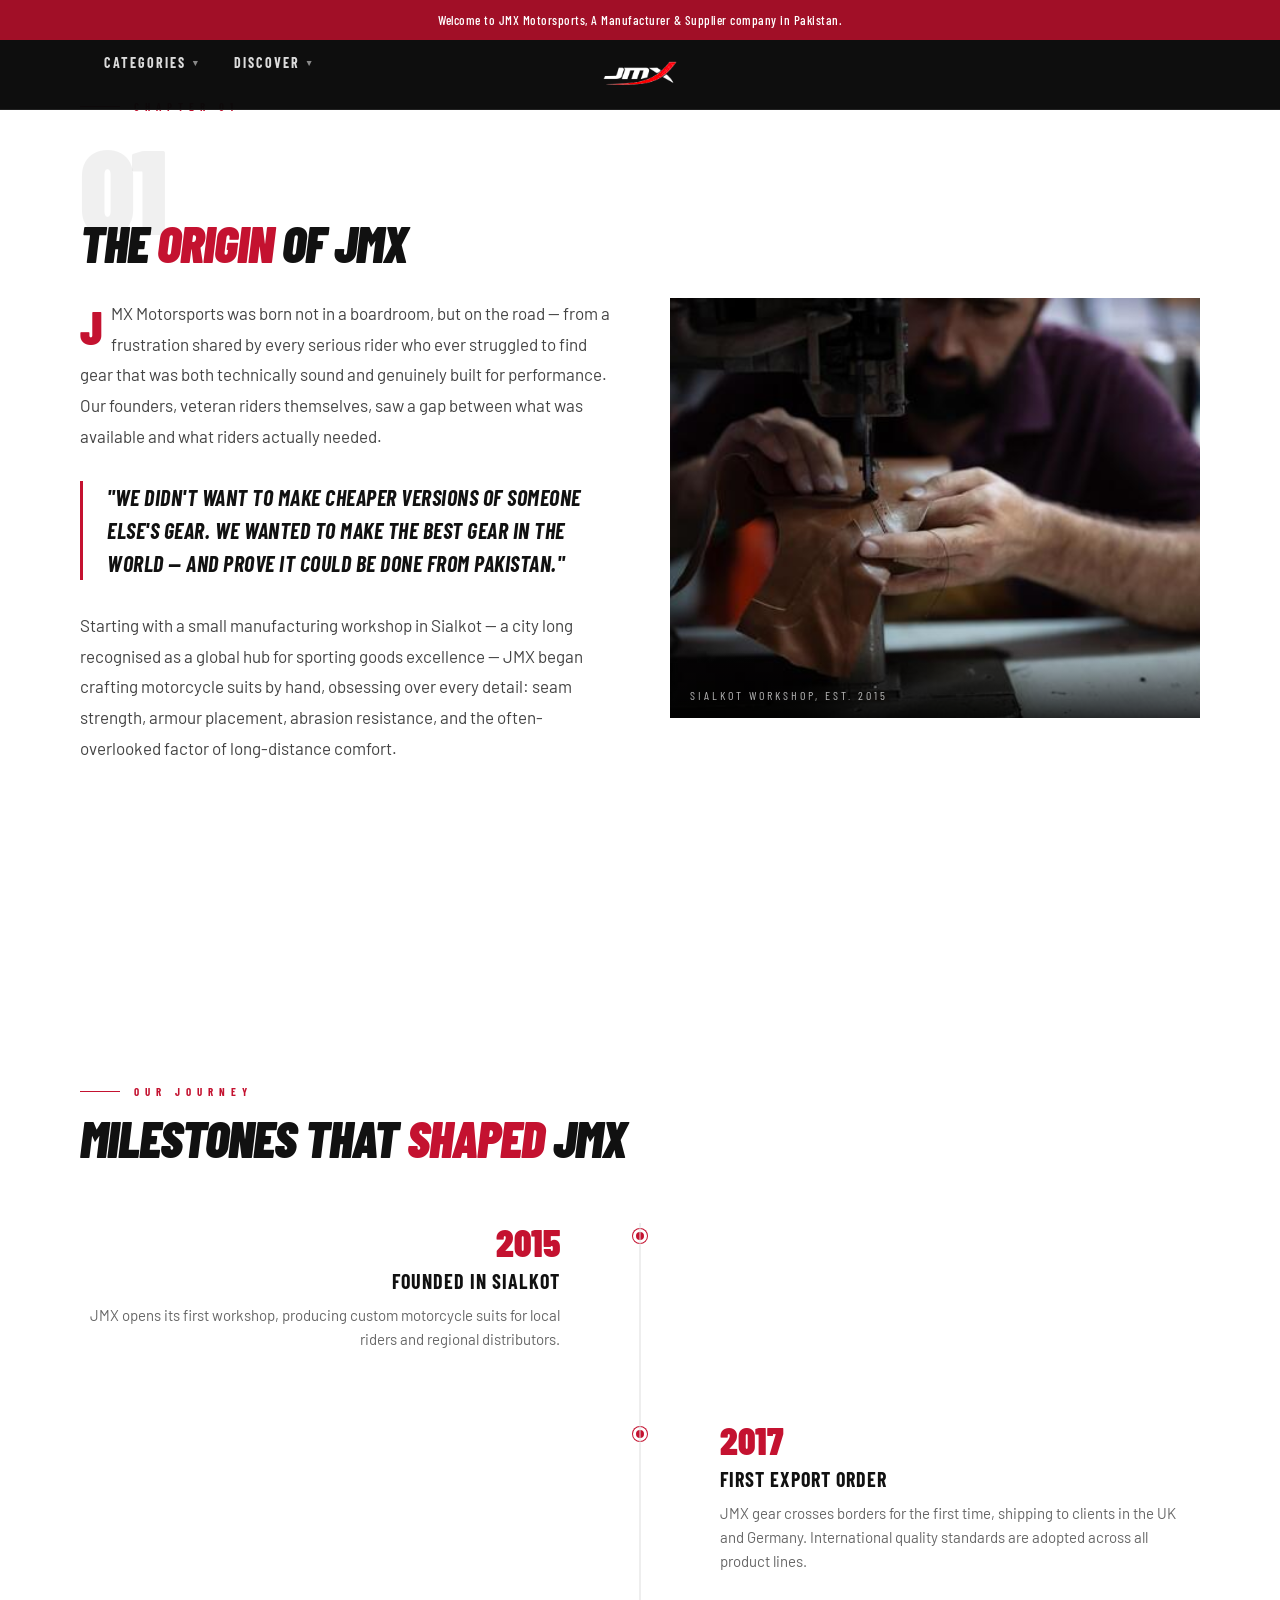
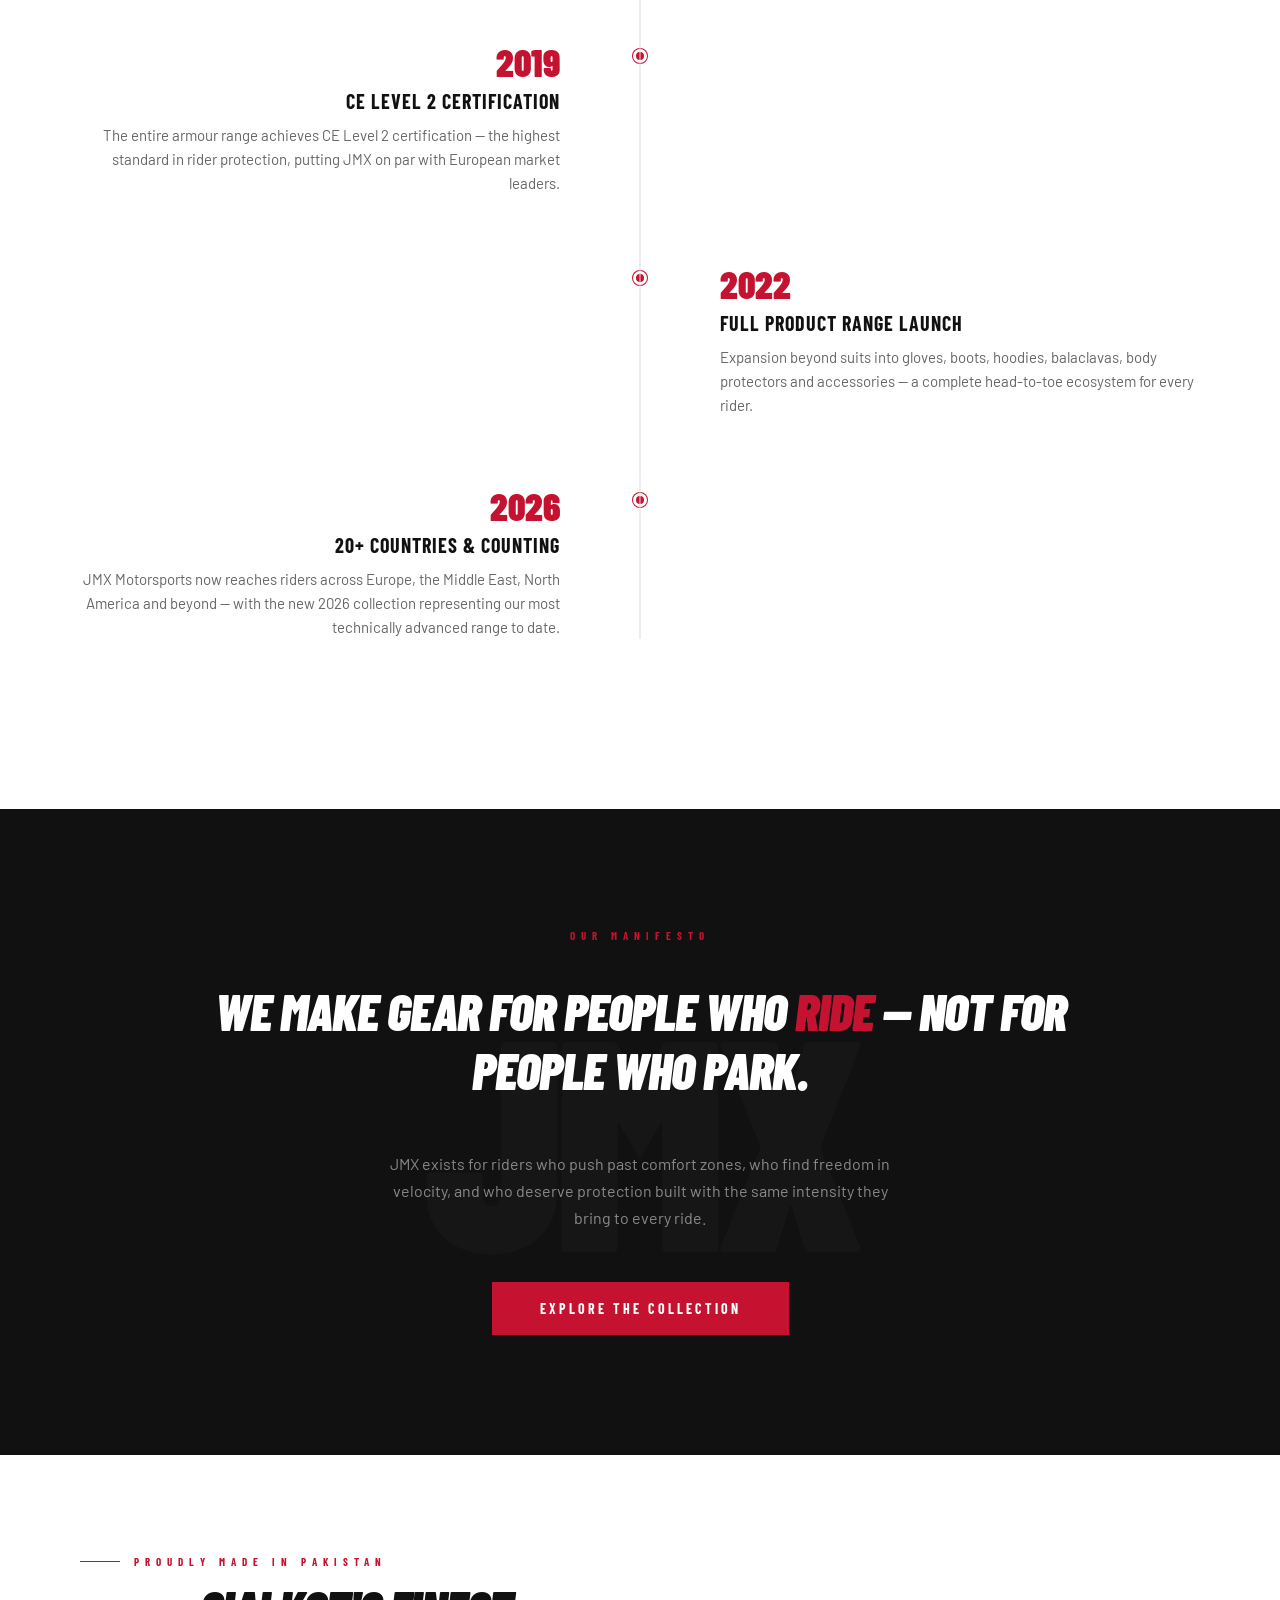
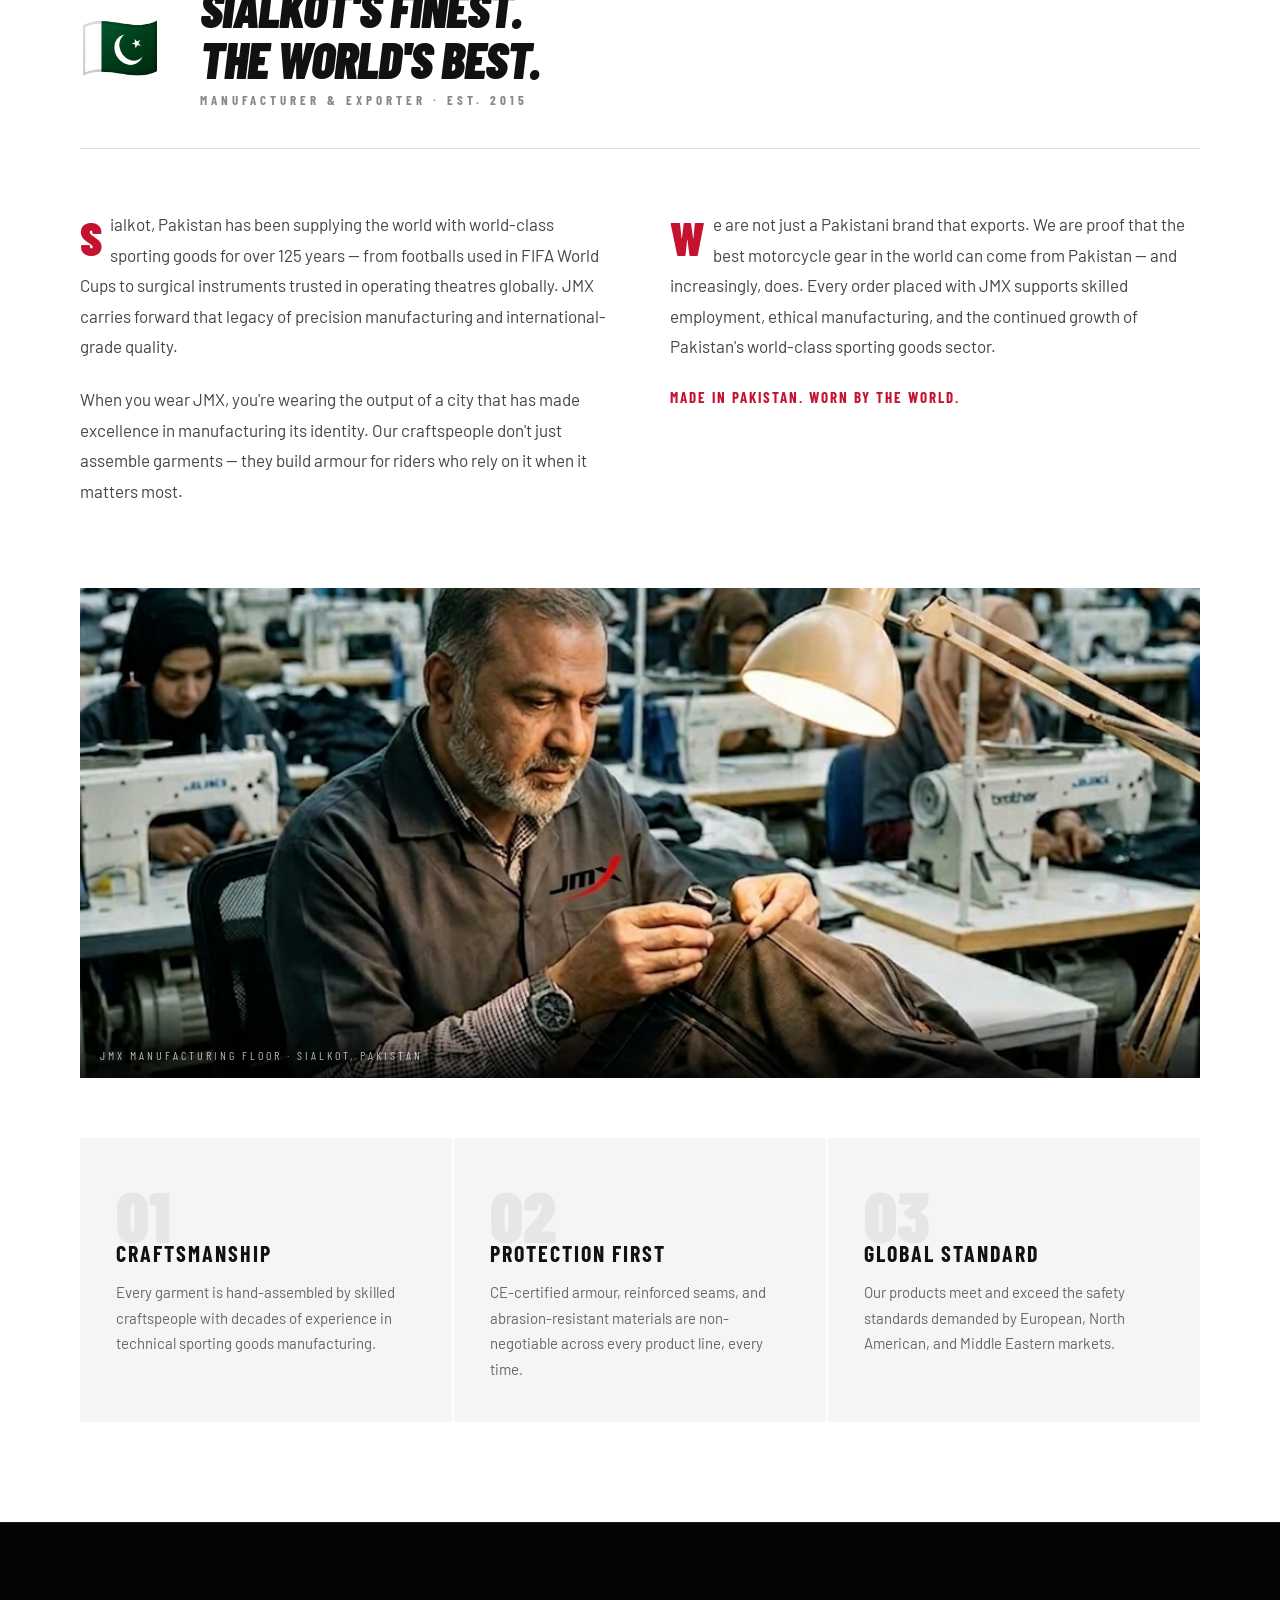
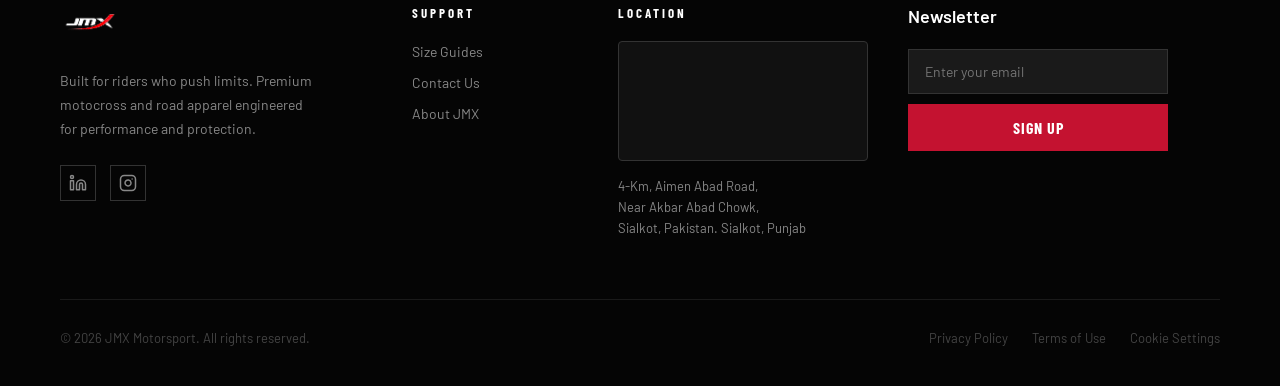
<file: frontend/aboutus.html>
<!DOCTYPE html>
<html lang="en">

<head>
  <meta charset="UTF-8">
  <meta name="viewport" content="width=device-width, initial-scale=1.0">
  <title>JMX | Discover</title>
  <link rel="preconnect" href="https://fonts.googleapis.com">
  <link
    href="https://fonts.googleapis.com/css2?family=Barlow+Condensed:ital,wght@0,400;0,700;0,900;1,700;1,900&family=Barlow:wght@400;500;600&display=swap"
    rel="stylesheet">
  <style>
    *,
    *::before,
    *::after {
      box-sizing: border-box;
      margin: 0;
      padding: 0;
    }

    :root {
      --red: #C41230;
      --black: #0a0a0a;
      --white: #ffffff;
      --grey: #1a1a1a;
      --light: #f5f5f5;
      --mid: #888;
      --ink: #111111;
    }

    html {
      scroll-behavior: smooth;
    }

    body {
      font-family: 'Barlow Condensed', sans-serif;
      background: var(--white);
      color: var(--ink);
      overflow-x: hidden;
    }

    /* ── TOP BAR ── */
    .top-bar {
      background: #a10f27;
      color: var(--white);
      text-align: center;
      padding: 8px 40px;
      font-size: 13px;
      font-weight: 500;
      position: fixed;
      top: 0;
      left: 0;
      right: 0;
      height: 40px;
      display: flex;
      align-items: center;
      justify-content: center;
      z-index: 101;
      letter-spacing: 0.5px;
    }

    /* ── NAV ── */
    nav {
      position: fixed;
      top: 40px;
      left: 0;
      right: 0;
      z-index: 102;
      display: flex;
      align-items: center;
      justify-content: space-between;
      padding: 0 40px;
      height: 70px;
      background: rgba(10, 10, 10, 0.98);
      border-bottom: 1px solid #222;
      transition: top 0.3s;
    }

    nav.scrolled {
      top: 0;
    }

    .nav-logo {
      display: flex;
      align-items: center;
      gap: 10px;
      text-decoration: none;
      position: absolute;
      left: 50%;
      transform: translateX(-50%);
    }

    .nav-links {
      display: flex;
      gap: 32px;
      list-style: none;
      margin-left: 5vw;
    }

    .nav-links a {
      font-family: 'Barlow Condensed', sans-serif;
      font-weight: 700;
      font-size: 14px;
      letter-spacing: 2px;
      text-transform: uppercase;
      color: var(--white);
      text-decoration: none;
      opacity: 0.85;
      transition: opacity 0.2s, color 0.2s;
      display: flex;
      align-items: center;
      gap: 5px;
    }

    .nav-links a:hover {
      opacity: 1;
      color: var(--red);
    }

    .nav-links a.active {
      opacity: 1;
      color: var(--red);
    }

    .nav-arrow {
      font-size: 0.55rem;
      opacity: 0.6;
    }

    .has-dropdown {
      position: relative;
    }

    .has-dropdown>a {
      position: relative;
      padding-bottom: 24px;
    }

    .has-dropdown>a::after {
      content: '';
      position: absolute;
      bottom: 20px;
      left: 0;
      width: 0;
      height: 2px;
      background: var(--red);
      transition: width 0.3s;
    }

    .has-dropdown:hover>a::after {
      width: 100%;
    }

    .mega-dropdown {
      position: absolute;
      top: 100%;
      left: 0;
      margin-top: -6px;
      background: #111;
      width: 500px;
      padding: 30px;
      display: flex;
      gap: 50px;
      opacity: 0;
      visibility: hidden;
      transform: translateY(10px);
      transition: opacity 0.3s, transform 0.3s, visibility 0.3s;
      border-top: 2px solid var(--red);
      box-shadow: 0 10px 30px rgba(0, 0, 0, 0.5);
      z-index: 100;
    }

    .has-dropdown:hover .mega-dropdown {
      opacity: 1;
      visibility: visible;
      transform: translateY(0);
    }

    .dropdown-col {
      display: flex;
      flex-direction: column;
      gap: 12px;
    }

    .dropdown-col h4 {
      font-family: 'Barlow', sans-serif;
      font-weight: 500;
      font-size: 15px;
      color: #777;
      margin-bottom: 8px;
    }

    .dropdown-col a {
      font-family: 'Barlow Condensed', sans-serif;
      font-size: 16px;
      font-weight: 600;
      color: var(--white);
      text-transform: none;
      letter-spacing: 0.5px;
      text-decoration: none;
      opacity: 1;
      padding-bottom: 0;
      transition: color 0.2s;
    }

    .dropdown-col a::after {
      display: none;
    }

    .dropdown-col a:hover {
      color: var(--white);
      text-decoration: underline;
    }

    .hamburger {
      display: none;
      flex-direction: column;
      gap: 5px;
      cursor: pointer;
    }

    .hamburger span {
      width: 24px;
      height: 2px;
      background: var(--white);
      display: block;
    }

    /* ── HERO — editorial full-bleed ── */
    .discover-hero {
      height: 100vh;
      min-height: 700px;
      position: relative;
      display: flex;
      align-items: flex-end;
      overflow: hidden;
      margin-top: 103px;
    }

    .discover-hero-bg {
      position: absolute;
      inset: 0;
      background: url('src/assets/images/workshop.png') center/cover no-repeat;
      transform: scale(1.04);
      transition: transform 8s ease;
    }

    .discover-hero:hover .discover-hero-bg {
      transform: scale(1);
    }

    .discover-hero-mask {
      position: absolute;
      inset: 0;
      background: linear-gradient(to top, rgba(0, 0, 0, 0.9) 0%, rgba(0, 0, 0, 0.3) 50%, rgba(0, 0, 0, 0.1) 100%);
    }

    .discover-hero-content {
      position: relative;
      z-index: 2;
      padding: 0 80px 80px;
      max-width: 900px;
    }

    .hero-issue-label {
      font-family: 'Barlow Condensed', sans-serif;
      font-weight: 700;
      font-size: 11px;
      letter-spacing: 6px;
      text-transform: uppercase;
      color: var(--red);
      margin-bottom: 20px;
      display: flex;
      align-items: center;
      gap: 14px;
    }

    .hero-issue-label::before {
      content: '';
      width: 50px;
      height: 1px;
      background: var(--red);
      display: inline-block;
    }

    .discover-hero-content h1 {
      font-family: 'Barlow Condensed', sans-serif;
      font-weight: 900;
      font-style: italic;
      font-size: clamp(52px, 7vw, 100px);
      line-height: 0.95;
      color: var(--white);
      margin-bottom: 28px;
      letter-spacing: -1px;
      text-transform: uppercase;
    }

    .discover-hero-content h1 em {
      font-style: italic;
      color: var(--red);
    }

    .hero-standfirst {
      font-size: 18px;
      color: rgba(255, 255, 255, 0.7);
      max-width: 500px;
      line-height: 1.6;
      font-weight: 400;
      font-family: 'Barlow', sans-serif;
    }

    /* ── PULL QUOTE BAND ── */
    .pull-quote-band {
      background: var(--ink);
      padding: 70px 80px;
      display: flex;
      align-items: center;
      gap: 60px;
    }

    .pull-quote-band blockquote {
      font-family: 'Barlow Condensed', sans-serif;
      font-style: italic;
      font-weight: 700;
      font-size: clamp(24px, 3vw, 40px);
      color: var(--white);
      line-height: 1.2;
      flex: 1;
      position: relative;
      padding-left: 40px;
      text-transform: uppercase;
      letter-spacing: 0.5px;
    }

    .pull-quote-band blockquote::before {
      content: '"';
      position: absolute;
      left: 0;
      top: -10px;
      font-size: 80px;
      color: var(--red);
      line-height: 1;
      font-family: 'Barlow Condensed', sans-serif;
    }

    .pull-quote-meta {
      width: 220px;
      flex-shrink: 0;
      border-left: 1px solid #333;
      padding-left: 40px;
    }

    .pull-quote-meta p {
      font-family: 'Barlow Condensed', sans-serif;
      font-weight: 700;
      font-size: 13px;
      letter-spacing: 3px;
      text-transform: uppercase;
      color: var(--mid);
    }

    .pull-quote-meta strong {
      display: block;
      color: var(--white);
      font-size: 15px;
      margin-top: 8px;
      letter-spacing: 2px;
    }

    /* ── EDITORIAL GRID — brand story ── */
    .editorial-section {
      padding: 100px 80px;
      background: var(--white);
    }

    .editorial-label {
      font-family: 'Barlow Condensed', sans-serif;
      font-weight: 700;
      font-size: 11px;
      letter-spacing: 6px;
      text-transform: uppercase;
      color: var(--red);
      margin-bottom: 14px;
      display: flex;
      align-items: center;
      gap: 14px;
    }

    .editorial-label::before {
      content: '';
      width: 40px;
      height: 1px;
      background: var(--red);
    }

    /* Chapter 01 — Full width intro text */
    .chapter {
      margin-bottom: 100px;
    }

    .chapter-number {
      font-family: 'Barlow Condensed', sans-serif;
      font-size: 120px;
      font-weight: 900;
      color: rgba(0, 0, 0, 0.06);
      line-height: 1;
      margin-bottom: -30px;
      display: block;
      letter-spacing: -4px;
    }

    .chapter-title {
      font-family: 'Barlow Condensed', sans-serif;
      font-weight: 900;
      font-style: italic;
      font-size: clamp(36px, 4vw, 60px);
      color: var(--ink);
      line-height: 1.0;
      margin-bottom: 30px;
      text-transform: uppercase;
      letter-spacing: -1px;
    }

    .chapter-title span {
      color: var(--red);
    }

    /* Two-col editorial layout */
    .two-col {
      display: grid;
      grid-template-columns: 1fr 1fr;
      gap: 60px;
      align-items: start;
    }

    .two-col.reverse {
      direction: rtl;
    }

    .two-col.reverse>* {
      direction: ltr;
    }

    .editorial-text p {
      font-family: 'Barlow', sans-serif;
      font-size: 17px;
      line-height: 1.8;
      color: #444;
      margin-bottom: 22px;
    }

    .editorial-text p:first-child::first-letter {
      font-family: 'Barlow Condensed', sans-serif;
      font-weight: 900;
      font-size: 48px;
      float: left;
      line-height: 0.75;
      margin-right: 8px;
      margin-top: 10px;
      color: var(--red);
    }

    .editorial-text .highlight {
      font-family: 'Barlow Condensed', sans-serif;
      font-style: italic;
      font-weight: 700;
      font-size: 22px;
      color: var(--ink);
      border-left: 3px solid var(--red);
      padding-left: 24px;
      margin: 30px 0;
      line-height: 1.5;
      text-transform: uppercase;
      letter-spacing: 0.5px;
    }

    .editorial-img {
      position: relative;
      overflow: hidden;
    }

    .editorial-img img {
      width: 100%;
      height: 100%;
      object-fit: cover;
      display: block;
      transition: transform 0.7s cubic-bezier(.25, .46, .45, .94);
    }

    .editorial-img:hover img {
      transform: scale(1.04);
    }

    .editorial-img-caption {
      position: absolute;
      bottom: 0;
      left: 0;
      right: 0;
      background: linear-gradient(to top, rgba(0, 0, 0, 0.8), transparent);
      padding: 40px 20px 16px;
      font-family: 'Barlow Condensed', sans-serif;
      font-size: 12px;
      letter-spacing: 3px;
      text-transform: uppercase;
      color: rgba(255, 255, 255, 0.7);
    }

    /* ── STAT BAR ── */
    .stat-bar {
      background: var(--red);
      padding: 60px 80px;
      display: grid;
      grid-template-columns: repeat(4, 1fr);
      gap: 40px;
    }

    .stat-item {
      text-align: center;
    }

    .stat-number {
      font-family: 'Barlow Condensed', sans-serif;
      font-weight: 900;
      font-size: clamp(48px, 5vw, 72px);
      color: var(--white);
      line-height: 1;
      display: block;
      margin-bottom: 8px;
    }

    .stat-label {
      font-family: 'Barlow Condensed', sans-serif;
      font-weight: 700;
      font-size: 12px;
      letter-spacing: 4px;
      text-transform: uppercase;
      color: rgba(255, 255, 255, 0.65);
    }

    .stat-divider {
      width: 1px;
      background: rgba(255, 255, 255, 0.2);
      align-self: center;
      height: 60px;
    }

    /* ── DARK CHAPTER — Manufacturing ── */
    .dark-chapter {
      background: var(--ink);
      color: var(--white);
      padding: 100px 80px;
    }

    .dark-chapter .chapter-number {
      color: rgba(255, 255, 255, 0.04);
    }

    .dark-chapter .chapter-title {
      color: var(--white);
    }

    .dark-chapter .editorial-text p {
      color: rgba(255, 255, 255, 0.65);
    }

    .dark-chapter .editorial-text p:first-child::first-letter {
      color: var(--red);
    }

    .dark-chapter .editorial-text .highlight {
      color: var(--white);
    }

    /* ── TIMELINE ── */
    .timeline-section {
      background: var(--white);
      padding: 100px 80px;
    }

    .timeline {
      position: relative;
      margin-top: 60px;
    }

    .timeline::before {
      content: '';
      position: absolute;
      left: 50%;
      top: 0;
      bottom: 0;
      width: 1px;
      background: #ddd;
      transform: translateX(-50%);
    }

    .timeline-item {
      display: grid;
      grid-template-columns: 1fr 60px 1fr;
      gap: 0;
      margin-bottom: 70px;
      align-items: start;
    }

    .timeline-item:nth-child(odd) .timeline-content {
      grid-column: 1;
      text-align: right;
      padding-right: 50px;
    }

    .timeline-item:nth-child(odd) .timeline-empty {
      grid-column: 3;
    }

    .timeline-item:nth-child(even) .timeline-content {
      grid-column: 3;
      text-align: left;
      padding-left: 50px;
    }

    .timeline-item:nth-child(even) .timeline-empty {
      grid-column: 1;
    }

    .timeline-dot {
      grid-column: 2;
      grid-row: 1;
      display: flex;
      justify-content: center;
      align-items: flex-start;
      padding-top: 6px;
    }

    .timeline-dot-inner {
      width: 14px;
      height: 14px;
      border-radius: 50%;
      background: var(--red);
      border: 3px solid var(--white);
      box-shadow: 0 0 0 1px var(--red);
    }

    .timeline-year {
      font-family: 'Barlow Condensed', sans-serif;
      font-weight: 900;
      font-size: 38px;
      color: var(--red);
      line-height: 1;
      margin-bottom: 8px;
    }

    .timeline-event {
      font-family: 'Barlow Condensed', sans-serif;
      font-weight: 700;
      font-size: 20px;
      letter-spacing: 1px;
      text-transform: uppercase;
      color: var(--ink);
      margin-bottom: 10px;
    }

    .timeline-desc {
      font-family: 'Barlow', sans-serif;
      font-size: 15px;
      color: #666;
      line-height: 1.6;
    }

    /* ── MANIFESTO ── */
    .manifesto-section {
      background: var(--ink);
      padding: 120px 80px;
      text-align: center;
      position: relative;
      overflow: hidden;
    }

    .manifesto-section::before {
      content: 'JMX';
      position: absolute;
      top: 50%;
      left: 50%;
      transform: translate(-50%, -50%);
      font-family: 'Barlow Condensed', sans-serif;
      font-weight: 900;
      font-size: 300px;
      color: rgba(255, 255, 255, 0.02);
      letter-spacing: -10px;
      pointer-events: none;
      white-space: nowrap;
    }

    .manifesto-label {
      font-family: 'Barlow Condensed', sans-serif;
      font-weight: 700;
      font-size: 11px;
      letter-spacing: 6px;
      text-transform: uppercase;
      color: var(--red);
      margin-bottom: 40px;
    }

    .manifesto-text {
      font-family: 'Barlow Condensed', sans-serif;
      font-weight: 900;
      font-style: italic;
      font-size: clamp(28px, 4vw, 60px);
      color: var(--white);
      line-height: 1.15;
      max-width: 900px;
      margin: 0 auto 50px;
      position: relative;
      z-index: 2;
      text-transform: uppercase;
      letter-spacing: -1px;
    }

    .manifesto-text em {
      color: var(--red);
      font-style: italic;
    }

    .manifesto-sub {
      font-family: 'Barlow', sans-serif;
      font-size: 16px;
      color: rgba(255, 255, 255, 0.5);
      max-width: 500px;
      margin: 0 auto 50px;
      line-height: 1.7;
      position: relative;
      z-index: 2;
    }

    .manifesto-cta {
      display: inline-block;
      background: var(--red);
      color: var(--white);
      font-family: 'Barlow Condensed', sans-serif;
      font-weight: 700;
      font-size: 14px;
      letter-spacing: 3px;
      text-transform: uppercase;
      text-decoration: none;
      padding: 18px 48px;
      position: relative;
      z-index: 2;
      transition: background 0.2s, transform 0.2s;
    }

    .manifesto-cta:hover {
      background: #a00f27;
      transform: translateY(-2px);
    }

    /* ── PAKISTAN PRIDE ── */
    .pakistan-section {
      background: var(--white);
      padding: 100px 80px;
    }

    .made-in-banner {
      display: flex;
      align-items: center;
      gap: 40px;
      margin-bottom: 60px;
      padding-bottom: 40px;
      border-bottom: 1px solid #e0e0e0;
    }

    .made-in-flag {
      font-size: 64px;
      line-height: 1;
    }

    .made-in-text h2 {
      font-family: 'Barlow Condensed', sans-serif;
      font-weight: 900;
      font-style: italic;
      font-size: clamp(32px, 4vw, 54px);
      color: var(--ink);
      line-height: 1;
      margin-bottom: 8px;
      text-transform: uppercase;
      letter-spacing: -1px;
    }

    .made-in-text p {
      font-family: 'Barlow Condensed', sans-serif;
      font-weight: 700;
      font-size: 13px;
      letter-spacing: 4px;
      text-transform: uppercase;
      color: var(--mid);
    }

    .values-grid {
      display: grid;
      grid-template-columns: repeat(3, 1fr);
      gap: 2px;
      margin-top: 60px;
    }

    .value-card {
      background: var(--light);
      padding: 40px 36px;
      position: relative;
      overflow: hidden;
      transition: transform 0.3s;
    }

    .value-card::before {
      content: '';
      position: absolute;
      bottom: 0;
      left: 0;
      width: 0;
      height: 3px;
      background: var(--red);
      transition: width 0.4s;
    }

    .value-card:hover {
      transform: translateY(-4px);
    }

    .value-card:hover::before {
      width: 100%;
    }

    .value-num {
      font-family: 'Barlow Condensed', sans-serif;
      font-weight: 900;
      font-size: 72px;
      color: rgba(0, 0, 0, 0.06);
      line-height: 1;
      margin-bottom: -10px;
    }

    .value-title {
      font-family: 'Barlow Condensed', sans-serif;
      font-weight: 700;
      font-size: 22px;
      letter-spacing: 2px;
      text-transform: uppercase;
      color: var(--ink);
      margin-bottom: 14px;
    }

    .value-desc {
      font-family: 'Barlow', sans-serif;
      font-size: 15px;
      color: #666;
      line-height: 1.7;
    }

    /* ── FOOTER ── */
    footer {
      background: #050505;
      padding: 70px 60px 40px;
      border-top: 1px solid #1a1a1a;
    }

    .footer-top {
      display: grid;
      grid-template-columns: 1.5fr 0.8fr 1.2fr 1.5fr;
      gap: 40px;
      margin-bottom: 60px;
      align-items: start;
    }

    .footer-map-wrap {
      margin-top: 12px;
      border: 1px solid #333;
      overflow: hidden;
      border-radius: 4px;
      height: 120px;
      background: #111;
    }

    .footer-address {
      margin-top: 15px;
      font-size: 13px;
      color: var(--mid);
      line-height: 1.6;
      font-family: 'Barlow', sans-serif;
    }

    .footer-brand p {
      color: var(--mid);
      font-size: 14px;
      line-height: 1.7;
      margin-top: 16px;
      margin-bottom: 24px;
      max-width: 260px;
      font-family: 'Barlow', sans-serif;
    }

    .footer-social {
      display: flex;
      gap: 14px;
    }

    .footer-social a {
      width: 36px;
      height: 36px;
      border: 1px solid #333;
      display: flex;
      align-items: center;
      justify-content: center;
      color: var(--mid);
      font-size: 13px;
      text-decoration: none;
      transition: border-color 0.2s, color 0.2s;
    }

    .footer-social a:hover {
      border-color: var(--red);
      color: var(--red);
    }

    .footer-col h4 {
      font-family: 'Barlow Condensed', sans-serif;
      font-weight: 700;
      font-size: 13px;
      letter-spacing: 3px;
      text-transform: uppercase;
      color: var(--white);
      margin-top: 12px;
      margin-bottom: 20px;
    }

    .footer-col ul {
      list-style: none;
      display: flex;
      flex-direction: column;
      gap: 12px;
    }

    .footer-col ul a {
      color: var(--mid);
      font-size: 14px;
      text-decoration: none;
      transition: color 0.2s;
      font-family: 'Barlow', sans-serif;
    }

    .footer-col ul a:hover {
      color: var(--white);
    }

    .footer-bottom {
      border-top: 1px solid #1a1a1a;
      padding-top: 30px;
      display: flex;
      justify-content: space-between;
      align-items: center;
    }

    .footer-bottom p {
      color: #444;
      font-size: 13px;
      font-family: 'Barlow', sans-serif;
    }

    .footer-bottom-links {
      display: flex;
      gap: 24px;
    }

    .footer-bottom-links a {
      color: #444;
      font-size: 13px;
      text-decoration: none;
      transition: color 0.2s;
      font-family: 'Barlow', sans-serif;
    }

    .footer-bottom-links a:hover {
      color: var(--white);
    }

    /* ── MOBILE DRAWER ── */
    .mobile-drawer {
      position: fixed;
      top: 0;
      right: 0;
      bottom: 0;
      width: 300px;
      background: #0d0d0d;
      z-index: 9999;
      transform: translateX(100%);
      transition: transform 0.35s cubic-bezier(.4, 0, .2, 1);
      display: flex;
      flex-direction: column;
      overflow-y: auto;
      border-left: 1px solid #222;
    }

    .mobile-drawer.open {
      transform: translateX(0);
    }

    .drawer-overlay {
      position: fixed;
      inset: 0;
      background: rgba(0, 0, 0, 0.7);
      z-index: 9998;
      opacity: 0;
      pointer-events: none;
      transition: opacity 0.3s;
    }

    .drawer-overlay.open {
      opacity: 1;
      pointer-events: all;
    }

    .drawer-header {
      display: flex;
      align-items: center;
      justify-content: space-between;
      padding: 20px 24px;
      border-bottom: 1px solid #222;
    }

    .drawer-header span {
      font-family: 'Barlow Condensed', sans-serif;
      font-weight: 700;
      font-size: 13px;
      letter-spacing: 4px;
      text-transform: uppercase;
      color: var(--red);
    }

    .drawer-close {
      background: none;
      border: none;
      color: #fff;
      font-size: 26px;
      cursor: pointer;
      line-height: 1;
    }

    .drawer-section-title {
      font-family: 'Barlow Condensed', sans-serif;
      font-weight: 700;
      font-size: 11px;
      letter-spacing: 4px;
      text-transform: uppercase;
      color: #555;
      padding: 24px 24px 10px;
    }

    .drawer-links {
      list-style: none;
    }

    .drawer-links li a {
      display: flex;
      align-items: center;
      gap: 12px;
      padding: 13px 24px;
      font-family: 'Barlow Condensed', sans-serif;
      font-weight: 700;
      font-size: 17px;
      letter-spacing: 1px;
      text-transform: uppercase;
      color: #ddd;
      text-decoration: none;
      border-bottom: 1px solid #1a1a1a;
      transition: color 0.2s, background 0.2s;
    }

    .drawer-links li a::before {
      content: '';
      width: 3px;
      height: 18px;
      background: var(--red);
      border-radius: 2px;
      opacity: 0;
      transition: opacity 0.2s;
    }

    .drawer-links li a:hover {
      color: #fff;
      background: rgba(196, 18, 48, 0.07);
    }

    .drawer-links li a:hover::before {
      opacity: 1;
    }

    .drawer-links {
      padding-bottom: 80px;
      /* Ensure bottom links are visible above browser UI */
    }

    /* ── SCROLL REVEAL ── */
    .reveal {
      opacity: 0;
      transform: translateY(30px);
      transition: opacity 0.7s ease, transform 0.7s ease;
    }

    .reveal.visible {
      opacity: 1;
      transform: translateY(0);
    }

    /* ── RESPONSIVE ── */
    @media (max-width: 900px) {
      nav {
        padding: 0 24px;
      }

      .nav-logo {
        position: static;
        transform: none;
      }

      .nav-links {
        display: none;
      }

      .hamburger {
        display: flex;
      }

      .discover-hero {
        margin-top: 110px;
      }

      .discover-hero-content {
        padding: 0 30px 50px;
      }

      .pull-quote-band {
        flex-direction: column;
        padding: 50px 30px;
        gap: 30px;
      }

      .pull-quote-meta {
        width: 100%;
        border-left: none;
        border-top: 1px solid #333;
        padding-left: 0;
        padding-top: 24px;
      }

      .editorial-section,
      .dark-chapter,
      .timeline-section,
      .pakistan-section {
        padding: 70px 30px;
      }

      .two-col {
        grid-template-columns: 1fr;
        gap: 40px;
      }

      .two-col.reverse {
        direction: ltr;
      }

      .stat-bar {
        grid-template-columns: 1fr 1fr;
        padding: 50px 30px;
        gap: 30px;
      }

      .timeline::before {
        left: 20px;
      }

      .timeline-item {
        grid-template-columns: 40px 1fr;
      }

      .timeline-item:nth-child(odd) .timeline-content,
      .timeline-item:nth-child(even) .timeline-content {
        grid-column: 2;
        text-align: left;
        padding-left: 20px;
        padding-right: 0;
      }

      .timeline-dot {
        grid-column: 1;
      }

      .timeline-item:nth-child(odd) .timeline-empty,
      .timeline-item:nth-child(even) .timeline-empty {
        display: none;
      }

      .manifesto-section {
        padding: 80px 30px;
      }

      .values-grid {
        grid-template-columns: 1fr;
      }

      .made-in-banner {
        flex-direction: column;
        align-items: flex-start;
        gap: 20px;
      }

      .footer-top {
        grid-template-columns: 1fr;
        gap: 40px;
      }

      footer {
        padding: 50px 24px 40px;
      }
    }

    @media (max-width: 600px) {
      .stat-bar {
        grid-template-columns: 1fr;
      }

      .footer-top {
        grid-template-columns: 1fr;
      }
    }
  </style>
</head>

<body>

  <svg style="width:0;height:0;position:absolute;z-index:-1;" aria-hidden="true" focusable="false">
    <filter id="invert-black-preserve-red">
      <feColorMatrix type="matrix" values="
         1 -1 -1  0  1
        -2  1  0  0  1
        -2  0  1  0  1
         0  0  0  1  0" />
    </filter>
  </svg>

  <!-- TOP BAR -->
  <div class="top-bar">
    Welcome to JMX Motorsports, A Manufacturer &amp; Supplier company in Pakistan.
  </div>

  <!-- NAV -->
  <nav id="navbar">
    <a href="index.html" class="nav-logo">
      <img src="src/assets/images/jmx-logo.png" alt="JMX Motorsports"
        style="height:90px;width:auto;filter:url(#invert-black-preserve-red);">
    </a>

    <ul class="nav-links">
      <li class="has-dropdown">
        <a href="#">Categories <span class="nav-arrow">&#9660;</span></a>
        <div class="mega-dropdown">
          <div class="dropdown-col">
            <h4>Unisex</h4>
            <a href="products.html?category=Leather Suits">Leather Suits</a>
            <a href="products.html?category=Jackets & Hoodies">Jackets & Hoodies</a>
            <a href="products.html?category=Hoodies & Tops">Hoodies & Tops</a>
            <a href="products.html?category=Gloves">Motorcycle Gloves</a>
            <a href="products.html?category=Boots">Motorcycle Boots</a>
            <a href="products.html?category=Protectors">Protectors</a>
            <a href="products.html?category=Headwear">Balaclava's</a>
            <a href="products.html?category=Baselayer">Base & Mid-Layers</a>
            <a href="products.html?category=Accessories">Accessories</a>
            <a href="products.html">View all</a>
          </div>
        </div>
      </li>

      <li class="has-dropdown">
        <a href="#">Discover <span class="nav-arrow">&#9660;</span></a>
        <div class="mega-dropdown" style="width:220px; right:0; left:auto;">
          <div class="dropdown-col">
            <a href="aboutus.html">About Us</a>
            <a href="size-chart.html">Size Chart</a>
            <a href="mailto:info@jmxmotorsports.com">Contact Us</a>
          </div>
        </div>
      </li>
    </ul>

    <div class="hamburger">
      <span></span><span></span><span></span>
    </div>
  </nav>

  <!-- CHAPTER 01 — ORIGIN -->
  <section class="editorial-section">
    <div class="editorial-label">Chapter 01</div>
    <div class="chapter">
      <span class="chapter-number">01</span>
      <h2 class="chapter-title reveal">The <span>Origin</span> of JMX</h2>

      <div class="two-col">
        <div class="editorial-text reveal">
          <p>JMX Motorsports was born not in a boardroom, but on the road — from a frustration shared by every serious
            rider who ever struggled to find gear that was both technically sound and genuinely built for performance.
            Our founders, veteran riders themselves, saw a gap between what was available and what riders actually
            needed.</p>

          <p class="highlight">"We didn't want to make cheaper versions of someone else's gear. We wanted to make the
            best gear in the world — and prove it could be done from Pakistan."</p>

          <p>Starting with a small manufacturing workshop in Sialkot — a city long recognised as a global hub for
            sporting goods excellence — JMX began crafting motorcycle suits by hand, obsessing over every detail: seam
            strength, armour placement, abrasion resistance, and the often-overlooked factor of long-distance comfort.
          </p>
        </div>

        <div class="editorial-img reveal" style="max-height: 420px; height: 420px;">
          <img src="src/assets/images/origin.jpg" alt="JMX Origin — craftsman stitching leather">
          <div class="editorial-img-caption">Sialkot Workshop, Est. 2015</div>
        </div>
      </div>
    </div>
  </section>


  <!-- TIMELINE -->
  <section class="timeline-section">
    <div class="editorial-label">Our Journey</div>
    <h2 class="chapter-title reveal" style="margin-bottom:0;">Milestones That <span
        style="color:var(--red);">Shaped</span> JMX</h2>

    <div class="timeline">

      <div class="timeline-item">
        <div class="timeline-content">
          <div class="timeline-year">2015</div>
          <div class="timeline-event">Founded in Sialkot</div>
          <p class="timeline-desc">JMX opens its first workshop, producing custom motorcycle suits for local riders and
            regional distributors.</p>
        </div>
        <div class="timeline-dot">
          <div class="timeline-dot-inner"></div>
        </div>
        <div class="timeline-empty"></div>
      </div>

      <div class="timeline-item">
        <div class="timeline-empty"></div>
        <div class="timeline-dot">
          <div class="timeline-dot-inner"></div>
        </div>
        <div class="timeline-content">
          <div class="timeline-year">2017</div>
          <div class="timeline-event">First Export Order</div>
          <p class="timeline-desc">JMX gear crosses borders for the first time, shipping to clients in the UK and
            Germany. International quality standards are adopted across all product lines.</p>
        </div>
      </div>

      <div class="timeline-item">
        <div class="timeline-content">
          <div class="timeline-year">2019</div>
          <div class="timeline-event">CE Level 2 Certification</div>
          <p class="timeline-desc">The entire armour range achieves CE Level 2 certification — the highest standard in
            rider protection, putting JMX on par with European market leaders.</p>
        </div>
        <div class="timeline-dot">
          <div class="timeline-dot-inner"></div>
        </div>
        <div class="timeline-empty"></div>
      </div>

      <div class="timeline-item">
        <div class="timeline-empty"></div>
        <div class="timeline-dot">
          <div class="timeline-dot-inner"></div>
        </div>
        <div class="timeline-content">
          <div class="timeline-year">2022</div>
          <div class="timeline-event">Full Product Range Launch</div>
          <p class="timeline-desc">Expansion beyond suits into gloves, boots, hoodies, balaclavas, body protectors and
            accessories — a complete head-to-toe ecosystem for every rider.</p>
        </div>
      </div>

      <div class="timeline-item">
        <div class="timeline-content">
          <div class="timeline-year">2026</div>
          <div class="timeline-event">20+ Countries & Counting</div>
          <p class="timeline-desc">JMX Motorsports now reaches riders across Europe, the Middle East, North America and
            beyond — with the new 2026 collection representing our most technically advanced range to date.</p>
        </div>
        <div class="timeline-dot">
          <div class="timeline-dot-inner"></div>
        </div>
        <div class="timeline-empty"></div>
      </div>

    </div>
  </section>

  <!-- MANIFESTO -->
  <section class="manifesto-section">
    <div class="manifesto-label">Our Manifesto</div>
    <p class="manifesto-text reveal">
      We make gear for people who <em>ride</em> — not for people who park.
    </p>
    <p class="manifesto-sub reveal">
      JMX exists for riders who push past comfort zones, who find freedom in velocity, and who deserve protection built
      with the same intensity they bring to every ride.
    </p>
    <a href="products.html" class="manifesto-cta">Explore the Collection</a>
  </section>

  <!-- PAKISTAN PRIDE -->
  <section class="pakistan-section">
    <div class="editorial-label">Proudly Made In Pakistan</div>

    <div class="made-in-banner reveal">
      <div class="made-in-flag">🇵🇰</div>
      <div class="made-in-text">
        <h2>Sialkot's Finest.<br>The World's Best.</h2>
        <p>Manufacturer &amp; Exporter · Est. 2015</p>
      </div>
    </div>

    <div class="two-col" style="margin-bottom:60px;">
      <div class="editorial-text reveal">
        <p>Sialkot, Pakistan has been supplying the world with world-class sporting goods for over 125 years — from
          footballs used in FIFA World Cups to surgical instruments trusted in operating theatres globally. JMX carries
          forward that legacy of precision manufacturing and international-grade quality.</p>
        <p>When you wear JMX, you're wearing the output of a city that has made excellence in manufacturing its
          identity. Our craftspeople don't just assemble garments — they build armour for riders who rely on it when it
          matters most.</p>
      </div>
      <div class="editorial-text reveal">
        <p>We are not just a Pakistani brand that exports. We are proof that the best motorcycle gear in the world can
          come from Pakistan — and increasingly, does. Every order placed with JMX supports skilled employment, ethical
          manufacturing, and the continued growth of Pakistan's world-class sporting goods sector.</p>
        <p
          style="font-family:'Barlow Condensed',sans-serif; font-weight:700; font-size:15px; letter-spacing:2px; text-transform:uppercase; color:var(--red);">
          Made in Pakistan. Worn by the world.</p>
      </div>
    </div>

    <div class="editorial-img reveal" style="aspect-ratio: 16/7; margin-bottom: 60px; overflow: hidden;">
      <img src="src/assets/images/workshop.png" alt="JMX Sialkot Manufacturing Floor"
        style="width:100%;height:100%;object-fit:cover;display:block;transition:transform 0.7s cubic-bezier(.25,.46,.45,.94);">
      <div class="editorial-img-caption">JMX Manufacturing Floor · Sialkot, Pakistan</div>
    </div>

    <div class="values-grid">
      <div class="value-card reveal">
        <div class="value-num">01</div>
        <div class="value-title">Craftsmanship</div>
        <p class="value-desc">Every garment is hand-assembled by skilled craftspeople with decades of experience in
          technical sporting goods manufacturing.</p>
      </div>
      <div class="value-card reveal">
        <div class="value-num">02</div>
        <div class="value-title">Protection First</div>
        <p class="value-desc">CE-certified armour, reinforced seams, and abrasion-resistant materials are non-negotiable
          across every product line, every time.</p>
      </div>
      <div class="value-card reveal">
        <div class="value-num">03</div>
        <div class="value-title">Global Standard</div>
        <p class="value-desc">Our products meet and exceed the safety standards demanded by European, North American,
          and Middle Eastern markets.</p>
      </div>
    </div>
  </section>

  <!-- FOOTER -->
  <footer>
    <div class="footer-top">
      <div class="footer-brand">
        <div style="display:flex;align-items:center;gap:10px;">
          <img src="src/assets/images/jmx-logo.png" alt="JMX Motorsports"
            style="height:60px;width:auto;filter:url(#invert-black-preserve-red);">
        </div>
        <p>Built for riders who push limits. Premium motocross and road apparel engineered for performance and
          protection.</p>
        <div class="footer-social">
          <a href="#" aria-label="LinkedIn">
            <svg width="18" height="18" viewBox="0 0 24 24" fill="none" stroke="currentColor" stroke-width="2"
              stroke-linecap="round" stroke-linejoin="round">
              <path d="M16 8a6 6 0 0 1 6 6v7h-4v-7a2 2 0 0 0-2-2 2 2 0 0 0-2 2v7h-4v-7a6 6 0 0 1 6-6z"></path>
              <rect x="2" y="9" width="4" height="12"></rect>
              <circle cx="4" cy="4" r="2"></circle>
            </svg>
          </a>
          <a href="https://www.instagram.com/jmxmotorsports/" target="_blank" aria-label="Instagram">
            <svg width="18" height="18" viewBox="0 0 24 24" fill="none" stroke="currentColor" stroke-width="2"
              stroke-linecap="round" stroke-linejoin="round">
              <rect x="2" y="2" width="20" height="20" rx="5" ry="5"></rect>
              <path d="M16 11.37A4 4 0 1 1 12.63 8 4 4 0 0 1 16 11.37z"></path>
              <line x1="17.5" y1="6.5" x2="17.51" y2="6.5"></line>
            </svg>
          </a>
        </div>
      </div>
      <div class="footer-col" id="support-col">
        <h4>Support</h4>
        <ul>
          <li><a href="size-chart.html">Size Guides</a></li>
          <li><a href="mailto:info@jmxmotorsports.com">Contact Us</a></li>
          <li><a href="aboutus.html">About JMX</a></li>
        </ul>
      </div>
      <div class="footer-col" id="location-col">
        <h4>Location</h4>
        <div class="footer-map-wrap">
          <iframe
          src="https://www.google.com/maps/embed?pb=!1m18!1m12!1m3!1d3366.64667323437!2d74.51723487544585!3d32.455390973799695!2m3!1f0!2f0!3f0!3m2!1i1024!2i768!4f13.1!3m3!1m2!1s0x391ec1ebd58976dd%3A0x166d3a0d521159b9!2sJIMCO%20INDUSTRIES!5e0!3m2!1sen!2s!4v1774800803989!5m2!1sen!2s"            
            width="100%" height="100%" style="border:0;" allowfullscreen="" loading="lazy"></iframe>
        </div>
        <div class="footer-address">
          4-Km, Aimen Abad Road,<br>
          Near Akbar Abad Chowk,<br>
          Sialkot, Pakistan. Sialkot, Punjab
        </div>
      </div>
      <div class="footer-col" id="newsletter-col">
        <p
          style="color:var(--white); font-family:'Barlow', sans-serif; font-weight:600; font-size:18px; line-height:1.3; margin-top:12px; margin-bottom:20px; max-width:260px;">
          Newsletter
        </p>
        <div class="newsletter-form" style="display:flex;flex-direction:column;gap:10px;max-width:260px;">
          <input id="nl-email-idx" type="email" placeholder="Enter your email" required
            style="background:#1a1a1a;border:1px solid #333;color:#fff;padding:13px 16px;font-family:'Barlow',sans-serif;font-size:14px;outline:none;width:100%;box-sizing:border-box;">
          <button onclick="nlSubscribe('nl-email-idx','nl-msg-idx')"
            style="background:var(--red);color:#fff;border:none;padding:14px 20px;font-family:'Barlow Condensed',sans-serif;font-weight:700;font-size:16px;letter-spacing:1px;text-transform:uppercase;cursor:pointer;width:100%;transition:background 0.2s;"
            onmouseover="this.style.backgroundColor='#a30000'" onmouseout="this.style.backgroundColor='var(--red)'">
            SIGN UP
          </button>
          <p id="nl-msg-idx" style="font-size:13px;margin:0;min-height:18px;"></p>
        </div>
      </div>
      <script>
        async function nlSubscribe(inputId, msgId) {
          const email = document.getElementById(inputId).value.trim();
          const msg = document.getElementById(msgId);
          if (!email) { msg.style.color = '#f88'; msg.textContent = 'Please enter an email address.'; return; }
          msg.style.color = '#aaa'; msg.textContent = 'Subscribing…';
          try {
              const res = await fetch('https://jmx-motorsport.onrender.com/api/newsletter/subscribe', {
              method: 'POST',
              headers: { 'Content-Type': 'application/json' },
              body: JSON.stringify({ email })
            });
            const data = await res.json();
            if (res.ok) {
              msg.style.color = data.status === 'already_subscribed' ? '#f0b429' : '#6de06d';
              msg.textContent = data.message;
              document.getElementById(inputId).value = '';
            } else {
              msg.style.color = '#f88';
              msg.textContent = data.detail || 'Something went wrong.';
            }
          } catch (e) {
            msg.style.color = '#f88'; msg.textContent = 'Could not connect to server.';
          }
        }
      </script>
    </div>
    </div>
    <div class="footer-bottom">
      <p>© 2026 JMX Motorsport. All rights reserved.</p>
      <div class="footer-bottom-links">
        <a href="#">Privacy Policy</a>
        <a href="#">Terms of Use</a>
        <a href="#">Cookie Settings</a>
      </div>
    </div>
  </footer>

  <!-- MOBILE DRAWER -->
  <div class="drawer-overlay" id="drawer-overlay"></div>
  <div class="mobile-drawer" id="mobile-drawer">
    <div class="drawer-header">
      <span>Menu</span>
      <button class="drawer-close" id="drawer-close">&times;</button>
    </div>
    <div class="drawer-section-title">Categories</div>
    <ul class="drawer-links">
      <li><a href="products.html">All Products</a></li>
      <li><a href="products.html?category=Leather%20Suits">Leather Suits</a></li>
      <li><a href="products.html?category=Jackets%20%26%20Hoodies">Jackets & Hoodies</a></li>
      <li><a href="products.html?category=Gloves">Motorcycle Gloves</a></li>
      <li><a href="products.html?category=Boots">Motorcycle Boots</a></li>
      <li><a href="products.html?category=Protectors">Protectors</a></li>
      <li><a href="products.html?category=Headwear">Balaclava's</a></li>
      <li><a href="products.html?category=Baselayer">Base & Mid-Layers</a></li>
      <li><a href="products.html?category=Accessories">Accessories</a></li>
    </ul>
    <div class="drawer-section-title">Info</div>
    <ul class="drawer-links">
      <li><a href="size-chart.html">Size Guides</a></li>
      <li><a href="aboutus.html">About JMX</a></li>
      <li><a href="mailto:info@jmxmotorsports.com">Contact Us</a></li>
    </ul>
  </div>

  <script>
    // Sticky nav
    const nav = document.getElementById('navbar');
    window.addEventListener('scroll', () => {
      nav.classList.toggle('scrolled', window.scrollY > 30);
    });

    // Mobile drawer
    const hamburger = document.querySelector('.hamburger');
    const drawer = document.getElementById('mobile-drawer');
    const drawerOverlay = document.getElementById('drawer-overlay');
    const drawerClose = document.getElementById('drawer-close');

    function openDrawer() {
      drawer.classList.add('open');
      drawerOverlay.classList.add('open');
      document.body.style.overflow = 'hidden';
    }

    function closeDrawer() {
      drawer.classList.remove('open');
      drawerOverlay.classList.remove('open');
      document.body.style.overflow = '';
    }

    hamburger.addEventListener('click', openDrawer);
    drawerClose.addEventListener('click', closeDrawer);
    drawerOverlay.addEventListener('click', closeDrawer);

    // Scroll reveal
    const reveals = document.querySelectorAll('.reveal');
    const observer = new IntersectionObserver((entries) => {
      entries.forEach((entry, i) => {
        if (entry.isIntersecting) {
          setTimeout(() => {
            entry.target.classList.add('visible');
          }, i * 80);
          observer.unobserve(entry.target);
        }
      });
    }, { threshold: 0.12 });

    reveals.forEach(el => observer.observe(el));
  </script>

</body>

</html>
</file>
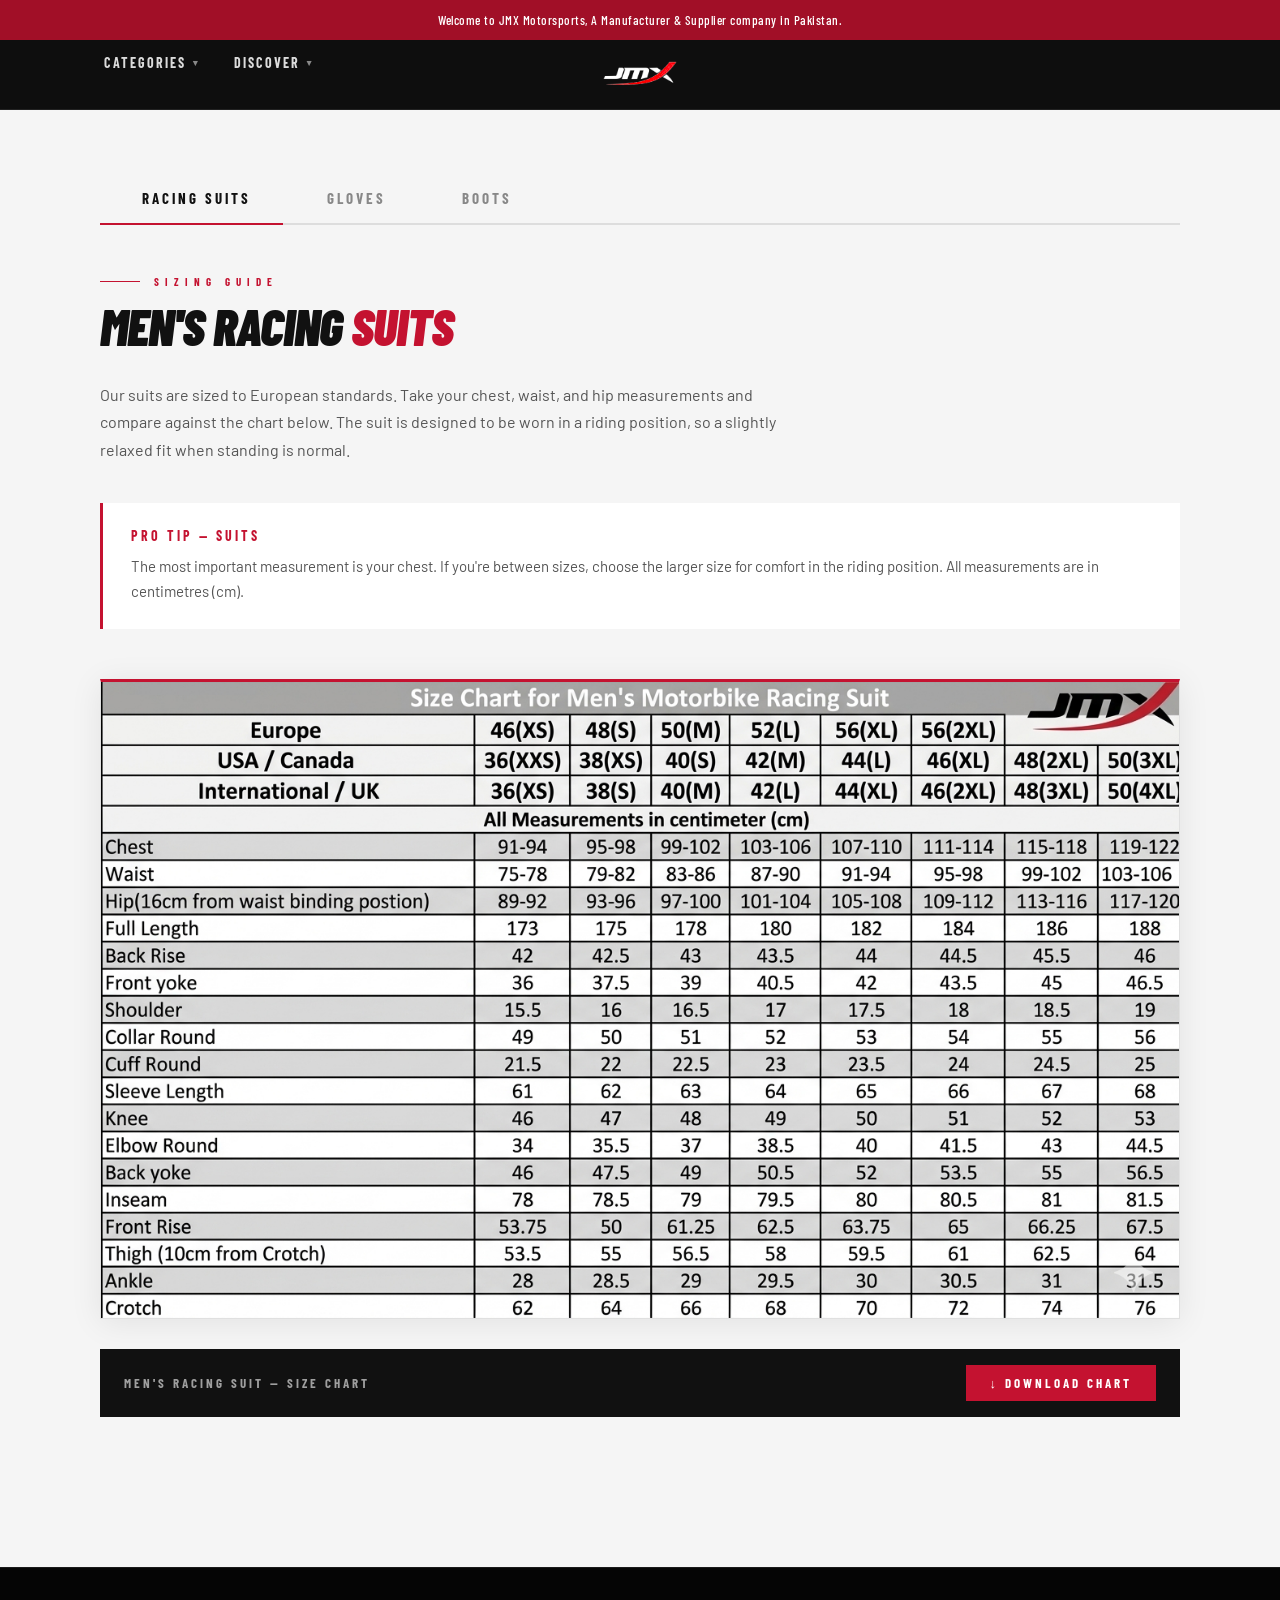
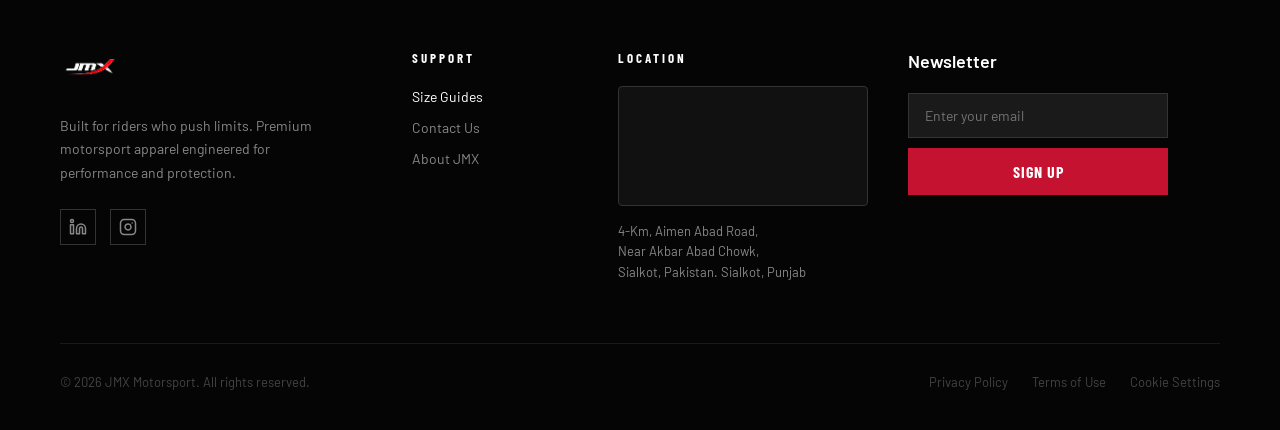
<file: frontend/size-chart.html>
<!DOCTYPE html>
<html lang="en">

<head>
    <meta charset="UTF-8">
    <meta name="viewport" content="width=device-width, initial-scale=1.0">
    <title>JMX | Size Charts</title>
    <link rel="preconnect" href="https://fonts.googleapis.com">
    <link
        href="https://fonts.googleapis.com/css2?family=Barlow+Condensed:ital,wght@0,400;0,700;0,900;1,700;1,900&family=Barlow:wght@400;500;600&display=swap"
        rel="stylesheet">
    <style>
        *,
        *::before,
        *::after {
            box-sizing: border-box;
            margin: 0;
            padding: 0;
        }

        :root {
            --red: #C41230;
            --black: #0a0a0a;
            --white: #ffffff;
            --grey: #1a1a1a;
            --light: #f5f5f5;
            --mid: #888;
            --ink: #111111;
        }

        html {
            scroll-behavior: smooth;
        }

        body {
            font-family: 'Barlow Condensed', sans-serif;
            background: var(--light);
            color: var(--ink);
            overflow-x: hidden;
        }

        /* ── TOP BAR ── */
        .top-bar {
            background: #a10f27;
            color: var(--white);
            text-align: center;
            padding: 8px 40px;
            font-size: 13px;
            font-weight: 500;
            position: fixed;
            top: 0;
            left: 0;
            right: 0;
            height: 40px;
            display: flex;
            align-items: center;
            justify-content: center;
            z-index: 101;
            letter-spacing: 0.5px;
        }

        /* ── NAV ── */
        nav {
            position: fixed;
            top: 40px;
            left: 0;
            right: 0;
            z-index: 102;
            display: flex;
            align-items: center;
            justify-content: space-between;
            padding: 0 40px;
            height: 70px;
            background: rgba(10, 10, 10, 0.98);
            border-bottom: 1px solid #222;
            transition: top 0.3s;
        }

        nav.scrolled {
            top: 0;
        }

        .nav-logo {
            display: flex;
            align-items: center;
            gap: 10px;
            text-decoration: none;
            position: absolute;
            left: 50%;
            transform: translateX(-50%);
        }

        .nav-links {
            display: flex;
            gap: 32px;
            list-style: none;
            margin-left: 5vw;
        }

        .nav-links a {
            font-family: 'Barlow Condensed', sans-serif;
            font-weight: 700;
            font-size: 14px;
            letter-spacing: 2px;
            text-transform: uppercase;
            color: var(--white);
            text-decoration: none;
            opacity: 0.85;
            transition: opacity 0.2s, color 0.2s;
            display: flex;
            align-items: center;
            gap: 5px;
        }

        .nav-links a:hover {
            opacity: 1;
            color: var(--red);
        }

        .nav-links a.active {
            opacity: 1;
            color: var(--red);
        }

        .nav-arrow {
            font-size: 0.55rem;
            opacity: 0.6;
        }

        .has-dropdown {
            position: relative;
        }

        .has-dropdown>a {
            position: relative;
            padding-bottom: 24px;
        }

        .has-dropdown>a::after {
            content: '';
            position: absolute;
            bottom: 20px;
            left: 0;
            width: 0;
            height: 2px;
            background: var(--red);
            transition: width 0.3s;
        }

        .has-dropdown:hover>a::after {
            width: 100%;
        }

        .mega-dropdown {
            position: absolute;
            top: 100%;
            left: 0;
            margin-top: -6px;
            background: #111;
            width: 280px;
            padding: 30px;
            opacity: 0;
            visibility: hidden;
            transform: translateY(10px);
            transition: opacity 0.3s, transform 0.3s, visibility 0.3s;
            border-top: 2px solid var(--red);
            box-shadow: 0 10px 30px rgba(0, 0, 0, 0.5);
            z-index: 100;
        }

        .has-dropdown:hover .mega-dropdown {
            opacity: 1;
            visibility: visible;
            transform: translateY(0);
        }

        .dropdown-col {
            display: flex;
            flex-direction: column;
            gap: 12px;
        }

        .dropdown-col h4 {
            font-family: 'Barlow', sans-serif;
            font-weight: 500;
            font-size: 15px;
            color: #777;
            margin-bottom: 8px;
        }

        .dropdown-col a {
            font-family: 'Barlow Condensed', sans-serif;
            font-size: 16px;
            font-weight: 600;
            color: var(--white);
            text-transform: none;
            letter-spacing: 0.5px;
            text-decoration: none;
            opacity: 1;
            padding-bottom: 0;
            transition: color 0.2s;
        }

        .dropdown-col a::after {
            display: none;
        }

        .dropdown-col a:hover {
            color: var(--white);
            text-decoration: underline;
        }

        .hamburger {
            display: none;
            flex-direction: column;
            gap: 5px;
            cursor: pointer;
        }

        .hamburger span {
            width: 24px;
            height: 2px;
            background: var(--white);
            display: block;
        }

        /* ── PAGE HERO ── */
        .page-hero {
            height: 38vh;
            min-height: 280px;
            display: flex;
            flex-direction: column;
            justify-content: center;
            align-items: center;
            text-align: center;
            background:
                linear-gradient(rgba(0, 0, 0, 0.65), rgba(0, 0, 0, 0.65)),
                url('src/assets/images/hero-bg.png') center/cover no-repeat;
            margin-top: 110px;
            position: relative;
            overflow: hidden;
        }

        .page-hero::before {
            content: 'SIZE';
            position: absolute;
            top: 50%;
            left: 50%;
            transform: translate(-50%, -50%);
            font-family: 'Barlow Condensed', sans-serif;
            font-weight: 900;
            font-size: 260px;
            color: rgba(255, 255, 255, 0.03);
            letter-spacing: -8px;
            pointer-events: none;
            white-space: nowrap;
        }

        .page-hero-label {
            font-family: 'Barlow Condensed', sans-serif;
            font-weight: 700;
            font-size: 11px;
            letter-spacing: 6px;
            text-transform: uppercase;
            color: var(--red);
            margin-bottom: 14px;
            display: flex;
            align-items: center;
            gap: 14px;
            position: relative;
            z-index: 2;
        }

        .page-hero-label::before {
            content: '';
            width: 40px;
            height: 1px;
            background: var(--red);
        }

        .page-hero h1 {
            font-family: 'Barlow Condensed', sans-serif;
            font-weight: 900;
            font-style: italic;
            font-size: clamp(48px, 7vw, 80px);
            text-transform: uppercase;
            letter-spacing: -1px;
            color: var(--white);
            line-height: 0.95;
            margin-bottom: 16px;
            position: relative;
            z-index: 2;
        }

        .page-hero p {
            font-family: 'Barlow', sans-serif;
            font-size: 17px;
            color: rgba(255, 255, 255, 0.65);
            max-width: 520px;
            line-height: 1.6;
            position: relative;
            z-index: 2;
        }

        /* ── HOW TO MEASURE BAND ── */
        .measure-band {
            background: var(--ink);
            padding: 50px 80px;
            display: grid;
            grid-template-columns: repeat(3, 1fr);
            gap: 2px;
        }

        .measure-item {
            background: #1a1a1a;
            padding: 36px 32px;
            position: relative;
            overflow: hidden;
        }

        .measure-item::before {
            content: '';
            position: absolute;
            top: 0;
            left: 0;
            width: 3px;
            height: 0;
            background: var(--red);
            transition: height 0.4s;
        }

        .measure-item:hover::before {
            height: 100%;
        }

        .measure-num {
            font-family: 'Barlow Condensed', sans-serif;
            font-weight: 900;
            font-size: 56px;
            color: rgba(255, 255, 255, 0.04);
            line-height: 1;
            margin-bottom: -8px;
        }

        .measure-title {
            font-family: 'Barlow Condensed', sans-serif;
            font-weight: 700;
            font-size: 18px;
            letter-spacing: 2px;
            text-transform: uppercase;
            color: var(--white);
            margin-bottom: 10px;
        }

        .measure-desc {
            font-family: 'Barlow', sans-serif;
            font-size: 14px;
            color: rgba(255, 255, 255, 0.5);
            line-height: 1.6;
        }

        /* ── MAIN CONTENT ── */
        .charts-container {
            max-width: 1200px;
            margin: 0 auto;
            padding: 173px 60px 100px;
        }

        /* ── TAB NAV ── */
        .tab-nav {
            display: flex;
            gap: 2px;
            margin-bottom: 50px;
            border-bottom: 2px solid #ddd;
        }

        .tab-btn {
            font-family: 'Barlow Condensed', sans-serif;
            font-weight: 700;
            font-size: 15px;
            letter-spacing: 3px;
            text-transform: uppercase;
            color: var(--mid);
            background: none;
            border: none;
            padding: 16px 32px;
            cursor: pointer;
            position: relative;
            transition: color 0.2s;
            display: flex;
            align-items: center;
            gap: 10px;
        }

        .tab-btn::after {
            content: '';
            position: absolute;
            bottom: -2px;
            left: 0;
            width: 0;
            height: 2px;
            background: var(--red);
            transition: width 0.3s;
        }

        .tab-btn:hover {
            color: var(--ink);
        }

        .tab-btn.active {
            color: var(--ink);
        }

        .tab-btn.active::after {
            width: 100%;
        }

        .tab-icon {
            font-size: 18px;
        }

        /* ── CHART PANEL ── */
        .chart-panel {
            display: none;
        }

        .chart-panel.active {
            display: block;
        }

        .chart-section-label {
            font-family: 'Barlow Condensed', sans-serif;
            font-weight: 700;
            font-size: 11px;
            letter-spacing: 6px;
            text-transform: uppercase;
            color: var(--red);
            margin-bottom: 12px;
            display: flex;
            align-items: center;
            gap: 14px;
        }

        .chart-section-label::before {
            content: '';
            width: 40px;
            height: 1px;
            background: var(--red);
        }

        .chart-title {
            font-family: 'Barlow Condensed', sans-serif;
            font-weight: 900;
            font-style: italic;
            font-size: clamp(32px, 4vw, 52px);
            text-transform: uppercase;
            letter-spacing: -1px;
            color: var(--ink);
            line-height: 1;
            margin-bottom: 30px;
        }

        .chart-title span {
            color: var(--red);
        }

        .chart-desc {
            font-family: 'Barlow', sans-serif;
            font-size: 16px;
            color: #555;
            line-height: 1.7;
            max-width: 680px;
            margin-bottom: 40px;
        }

        /* ── IMAGE DISPLAY ── */
        .chart-img-wrap {
            position: relative;
            overflow: hidden;
            background: var(--white);
            border: 1px solid #e0e0e0;
            border-top: 3px solid var(--red);
            box-shadow: 0 4px 30px rgba(0, 0, 0, 0.08);
            margin-bottom: 30px;
        }

        .chart-img-wrap img {
            width: 100%;
            height: auto;
            display: block;
        }

        .chart-download-bar {
            display: flex;
            align-items: center;
            justify-content: space-between;
            background: var(--ink);
            padding: 16px 24px;
            margin-bottom: 50px;
        }

        .chart-download-bar p {
            font-family: 'Barlow Condensed', sans-serif;
            font-weight: 700;
            font-size: 13px;
            letter-spacing: 3px;
            text-transform: uppercase;
            color: rgba(255, 255, 255, 0.6);
        }

        .download-btn {
            font-family: 'Barlow Condensed', sans-serif;
            font-weight: 700;
            font-size: 13px;
            letter-spacing: 3px;
            text-transform: uppercase;
            color: var(--white);
            background: var(--red);
            border: none;
            padding: 10px 24px;
            cursor: pointer;
            text-decoration: none;
            display: inline-flex;
            align-items: center;
            gap: 8px;
            transition: background 0.2s;
        }

        .download-btn:hover {
            background: #a00f27;
        }

        /* ── TIP BOX ── */
        .tip-box {
            background: var(--white);
            border-left: 3px solid var(--red);
            padding: 24px 28px;
            margin-bottom: 50px;
        }

        .tip-box h4 {
            font-family: 'Barlow Condensed', sans-serif;
            font-weight: 700;
            font-size: 14px;
            letter-spacing: 3px;
            text-transform: uppercase;
            color: var(--red);
            margin-bottom: 10px;
        }

        .tip-box p {
            font-family: 'Barlow', sans-serif;
            font-size: 15px;
            color: #555;
            line-height: 1.7;
        }

        /* ── CONTACT CTA ── */
        .contact-cta {
            background: var(--ink);
            padding: 60px 80px;
            display: flex;
            align-items: center;
            justify-content: space-between;
            gap: 40px;
        }

        .contact-cta-text h3 {
            font-family: 'Barlow Condensed', sans-serif;
            font-weight: 900;
            font-style: italic;
            font-size: clamp(28px, 3vw, 44px);
            text-transform: uppercase;
            color: var(--white);
            line-height: 1;
            margin-bottom: 10px;
        }

        .contact-cta-text p {
            font-family: 'Barlow', sans-serif;
            font-size: 15px;
            color: rgba(255, 255, 255, 0.5);
            line-height: 1.6;
        }

        .cta-btn {
            display: inline-block;
            background: var(--red);
            color: var(--white);
            font-family: 'Barlow Condensed', sans-serif;
            font-weight: 700;
            font-size: 14px;
            letter-spacing: 3px;
            text-transform: uppercase;
            text-decoration: none;
            padding: 18px 48px;
            white-space: nowrap;
            flex-shrink: 0;
            transition: background 0.2s, transform 0.2s;
        }

        .cta-btn:hover {
            background: #a00f27;
            transform: translateY(-2px);
        }

        /* ── FOOTER ── */
        footer {
            background: #050505;
            padding: 70px 60px 40px;
            border-top: 1px solid #1a1a1a;
        }

        .footer-top {
            display: grid;
            grid-template-columns: 1.5fr 0.8fr 1.2fr 1.5fr;
            gap: 40px;
            margin-bottom: 60px;
            align-items: start;
        }

        .footer-map-wrap {
            margin-top: 12px;
            border: 1px solid #333;
            overflow: hidden;
            border-radius: 4px;
            height: 120px;
            background: #111;
        }

        .footer-address {
            margin-top: 15px;
            font-size: 13px;
            color: var(--mid);
            line-height: 1.6;
            font-family: 'Barlow', sans-serif;
        }

        .footer-brand p {
            color: var(--mid);
            font-size: 14px;
            line-height: 1.7;
            margin-top: 16px;
            margin-bottom: 24px;
            max-width: 260px;
            font-family: 'Barlow', sans-serif;
        }

        .footer-social {
            display: flex;
            gap: 14px;
        }

        .footer-social a {
            width: 36px;
            height: 36px;
            border: 1px solid #333;
            display: flex;
            align-items: center;
            justify-content: center;
            color: var(--mid);
            font-size: 13px;
            text-decoration: none;
            transition: border-color 0.2s, color 0.2s;
        }

        .footer-social a:hover {
            border-color: var(--red);
            color: var(--red);
        }

        .footer-col h4 {
            font-family: 'Barlow Condensed', sans-serif;
            font-weight: 700;
            font-size: 13px;
            letter-spacing: 3px;
            text-transform: uppercase;
            color: var(--white);
            margin-top: 12px;
            margin-bottom: 20px;
        }

        .footer-col ul {
            list-style: none;
            display: flex;
            flex-direction: column;
            gap: 12px;
        }

        .footer-col ul a {
            color: var(--mid);
            font-size: 14px;
            text-decoration: none;
            transition: color 0.2s;
            font-family: 'Barlow', sans-serif;
        }

        .footer-col ul a:hover {
            color: var(--white);
        }

        .footer-bottom {
            border-top: 1px solid #1a1a1a;
            padding-top: 30px;
            display: flex;
            justify-content: space-between;
            align-items: center;
        }

        .footer-bottom p {
            color: #444;
            font-size: 13px;
            font-family: 'Barlow', sans-serif;
        }

        .footer-bottom-links {
            display: flex;
            gap: 24px;
        }

        .footer-bottom-links a {
            color: #444;
            font-size: 13px;
            text-decoration: none;
            transition: color 0.2s;
            font-family: 'Barlow', sans-serif;
        }

        .footer-bottom-links a:hover {
            color: var(--white);
        }

        /* ── MOBILE DRAWER ── */
        .mobile-drawer {
            position: fixed;
            top: 0;
            right: 0;
            bottom: 0;
            width: 300px;
            background: #0d0d0d;
            z-index: 9999;
            transform: translateX(100%);
            transition: transform 0.35s cubic-bezier(.4, 0, .2, 1);
            display: flex;
            flex-direction: column;
            overflow-y: auto;
            border-left: 1px solid #222;
        }

        .mobile-drawer.open {
            transform: translateX(0);
        }

        .drawer-overlay {
            position: fixed;
            inset: 0;
            background: rgba(0, 0, 0, 0.7);
            z-index: 9998;
            opacity: 0;
            pointer-events: none;
            transition: opacity 0.3s;
        }

        .drawer-overlay.open {
            opacity: 1;
            pointer-events: all;
        }

        .drawer-header {
            display: flex;
            align-items: center;
            justify-content: space-between;
            padding: 20px 24px;
            border-bottom: 1px solid #222;
        }

        .drawer-header span {
            font-family: 'Barlow Condensed', sans-serif;
            font-weight: 700;
            font-size: 13px;
            letter-spacing: 4px;
            text-transform: uppercase;
            color: var(--red);
        }

        .drawer-close {
            background: none;
            border: none;
            color: #fff;
            font-size: 26px;
            cursor: pointer;
            line-height: 1;
        }

        .drawer-section-title {
            font-family: 'Barlow Condensed', sans-serif;
            font-weight: 700;
            font-size: 11px;
            letter-spacing: 4px;
            text-transform: uppercase;
            color: #555;
            padding: 24px 24px 10px;
        }

        .drawer-links {
            list-style: none;
        }

        .drawer-links li a {
            display: flex;
            align-items: center;
            gap: 12px;
            padding: 13px 24px;
            font-family: 'Barlow Condensed', sans-serif;
            font-weight: 700;
            font-size: 17px;
            letter-spacing: 1px;
            text-transform: uppercase;
            color: #ddd;
            text-decoration: none;
            border-bottom: 1px solid #1a1a1a;
            transition: color 0.2s, background 0.2s;
        }

        .drawer-links li a:hover {
            color: #fff;
            background: rgba(196, 18, 48, 0.07);
        }

        .drawer-links {
            padding-bottom: 80px;
            /* Ensure bottom links are visible above browser UI */
        }

        /* ── RESPONSIVE ── */
        @media (max-width: 900px) {
            nav {
                padding: 0 24px;
            }

            .nav-logo {
                position: static;
                transform: none;
            }

            .nav-links {
                display: none;
            }

            .hamburger {
                display: flex;
            }

            .measure-band {
                grid-template-columns: 1fr;
                padding: 40px 24px;
            }

            .charts-container {
                padding: 110px 24px 70px;
            }

            .tab-btn {
                padding: 14px 18px;
                font-size: 13px;
            }

            .contact-cta {
                flex-direction: column;
                padding: 50px 24px;
            }

            .footer-top {
                grid-template-columns: 1fr;
                gap: 40px;
            }

            footer {
                padding: 50px 24px 40px;
            }
        }

        @media (max-width: 600px) {
            .tab-nav {
                flex-wrap: wrap;
            }

            .footer-top {
                grid-template-columns: 1fr;
            }
        }
    </style>
</head>

<body>

    <svg style="width:0;height:0;position:absolute;z-index:-1;" aria-hidden="true" focusable="false">
        <filter id="invert-black-preserve-red">
            <feColorMatrix type="matrix" values="
         1 -1 -1  0  1
        -2  1  0  0  1
        -2  0  1  0  1
         0  0  0  1  0" />
        </filter>
    </svg>

    <!-- TOP BAR -->
    <div class="top-bar">
        Welcome to JMX Motorsports, A Manufacturer &amp; Supplier company in Pakistan.
    </div>

    <!-- NAV -->
    <nav id="navbar">
        <a href="index.html" class="nav-logo">
            <img src="src/assets/images/jmx-logo.png" alt="JMX Motorsports"
                style="height:90px;width:auto;filter:url(#invert-black-preserve-red);">
        </a>

        <ul class="nav-links">
            <li class="has-dropdown">
                <a href="#">Categories <span class="nav-arrow">&#9660;</span></a>
                <div class="mega-dropdown">
                    <div class="dropdown-col">
                        <h4>Unisex</h4>
                        <a href="products.html?category=Leather%20Suits">Leather Suits</a>
                        <a href="products.html?category=Jackets%20%26%20Hoodies">Jackets & Hoodies</a>
                        <a href="products.html?category=Gloves">Motorcycle Gloves</a>
                        <a href="products.html?category=Boots">Motorcycle Boots</a>
                        <a href="products.html?category=Protectors">Protectors</a>
                        <a href="products.html?category=Headwear">Balaclava's</a>
                        <a href="products.html?category=Baselayer">Base & Mid-Layers</a>
                        <a href="products.html?category=Accessories">Accessories</a>
                        <a href="products.html">View all</a>
                    </div>
                </div>
            </li>

            <li class="has-dropdown">
                <a href="#">Discover <span class="nav-arrow">&#9660;</span></a>
                <div class="mega-dropdown" style="width:220px; right:0; left:auto;">
                    <div class="dropdown-col">
                        <a href="aboutus.html">About Us</a>
                        <a href="size-chart.html">Size Chart</a>
                        <a href="mailto:info@jmxmotorsports.com">Contact Us</a>
                    </div>
                </div>
            </li>
        </ul>

        <div class="hamburger">
            <span></span><span></span><span></span>
        </div>
    </nav>

    <!-- CHARTS CONTENT -->
    <div class="charts-container">

        <!-- TAB NAV -->
        <div class="tab-nav">
            <button class="tab-btn active" data-tab="suits">
                <span class="tab-icon"></span> Racing Suits
            </button>
            <button class="tab-btn" data-tab="gloves">
                <span class="tab-icon"></span> Gloves
            </button>
            <button class="tab-btn" data-tab="boots">
                <span class="tab-icon"></span> Boots
            </button>
        </div>

        <!-- SUITS PANEL -->
        <div class="chart-panel active" id="panel-suits">
            <div class="chart-section-label">Sizing Guide</div>
            <h2 class="chart-title">Men's Racing <span>Suits</span></h2>
            <p class="chart-desc">Our suits are sized to European standards. Take your chest, waist, and hip
                measurements and compare against the chart below. The suit is designed to be worn in a riding position,
                so a slightly relaxed fit when standing is normal.</p>

            <div class="tip-box">
                <h4>Pro Tip — Suits</h4>
                <p>The most important measurement is your chest. If you're between sizes, choose the larger size for
                    comfort in the riding position. All measurements are in centimetres (cm).</p>
            </div>
            <div class="chart-img-wrap">
                <img src="src/assets/images/suit-size-chart.png" alt="Suits Size Chart">
            </div>
            <div class="chart-download-bar">
                <p>Men's Racing Suit — Size Chart</p>
                <a href="src/assets/images/suit-size-chart.png" download="JMX-suit-size-chart.png" class="download-btn">
                    ↓ Download Chart
                </a>
            </div>
        </div>

        <!-- GLOVES PANEL -->
        <div class="chart-panel" id="panel-gloves">
            <div class="chart-section-label">Sizing Guide</div>
            <h2 class="chart-title">Racing <span>Gloves</span></h2>
            <p class="chart-desc">Measure the circumference of your hand at the widest point (excluding the thumb). Use
                the chart below to find your international size for both men's and women's gloves.</p>

            <div class="tip-box">
                <h4>Pro Tip — Gloves</h4>
                <p>Wrap a tape measure around your dominant hand at the knuckles, keeping your fingers together and
                    thumb out. This is your hand circumference — match it to the chart below. Gloves should feel snug
                    but allow full finger movement.</p>
            </div>
            <div class="chart-img-wrap">
                <img src="src/assets/images/gloves-size-chart.png" alt="Gloves Size Chart">
            </div>

            <div class="chart-download-bar">
                <p>Racing Gloves — Size Chart</p>
                <a href="src/assets/images/gloves-size-chart.png" download="JMX-gloves-size-chart.png"
                    class="download-btn">
                    ↓ Download Chart
                </a>
            </div>
        </div>

        <!-- BOOTS PANEL -->
        <div class="chart-panel" id="panel-boots">
            <div class="chart-section-label">Sizing Guide</div>
            <h2 class="chart-title">Motorbike Racing <span>Boots</span></h2>
            <p class="chart-desc">Our boots follow European sizing. Measure your foot from the tip of the longest toe to
                the back of your heel. Compare your foot length (in cm) to the chart below to find your size across all
                major international standards.</p>

            <div class="tip-box">
                <h4>Pro Tip — Boots</h4>
                <p>Measure both feet and use the larger measurement. Feet are typically slightly larger in the afternoon
                    — measure then for the best fit. Riding boots should feel firm but comfortable with a thin riding
                    sock.</p>
            </div>
            <div class="chart-img-wrap">
                <img src="src/assets/images/shoes-size-chart.png" alt="Boots Size Chart">
            </div>

            <div class="chart-download-bar">
                <p>Motorbike Racing Boots — Size Chart</p>
                <a href="src/assets/images/shoes-size-chart.png" download="JMX-boots-size-chart.png"
                    class="download-btn">
                    ↓ Download Chart
                </a>
            </div>
        </div>

    </div>

    <!-- FOOTER -->
    <footer>
        <div class="footer-top">
            <div class="footer-brand">
                <div style="display:flex;align-items:center;gap:10px;">
                    <img src="src/assets/images/jmx-logo.png" alt="JMX Motorsports"
                        style="height:60px;width:auto;filter:url(#invert-black-preserve-red);">
                </div>
                <p>Built for riders who push limits. Premium motorsport apparel engineered for performance and
                    protection.</p>
                <div class="footer-social">
                    <a href="#" aria-label="LinkedIn">
                        <svg width="18" height="18" viewBox="0 0 24 24" fill="none" stroke="currentColor"
                            stroke-width="2" stroke-linecap="round" stroke-linejoin="round">
                            <path d="M16 8a6 6 0 0 1 6 6v7h-4v-7a2 2 0 0 0-2-2 2 2 0 0 0-2 2v7h-4v-7a6 6 0 0 1 6-6z">
                            </path>
                            <rect x="2" y="9" width="4" height="12"></rect>
                            <circle cx="4" cy="4" r="2"></circle>
                        </svg>
                    </a>
                    <a href="https://www.instagram.com/jmxmotorsports/" target="_blank" aria-label="Instagram">
                        <svg width="18" height="18" viewBox="0 0 24 24" fill="none" stroke="currentColor"
                            stroke-width="2" stroke-linecap="round" stroke-linejoin="round">
                            <rect x="2" y="2" width="20" height="20" rx="5" ry="5"></rect>
                            <path d="M16 11.37A4 4 0 1 1 12.63 8 4 4 0 0 1 16 11.37z"></path>
                            <line x1="17.5" y1="6.5" x2="17.51" y2="6.5"></line>
                        </svg>
                    </a>
                </div>
            </div>
            <div class="footer-col" id="support-col">
                <h4>Support</h4>
                <ul>
                    <li><a href="size-chart.html" style="color:var(--white);">Size Guides</a></li>
                    <li><a href="mailto:info@jmxmotorsports.com">Contact Us</a></li>
                    <li><a href="aboutus.html">About JMX</a></li>
                </ul>
            </div>
            <div class="footer-col" id="location-col">
                <h4>Location</h4>
                <div class="footer-map-wrap">
                    <iframe
                        src="https://www.google.com/maps/embed?pb=!1m18!1m12!1m3!1d3366.64667323437!2d74.51723487544585!3d32.455390973799695!2m3!1f0!2f0!3f0!3m2!1i1024!2i768!4f13.1!3m3!1m2!1s0x391ec1ebd58976dd%3A0x166d3a0d521159b9!2sJIMCO%20INDUSTRIES!5e0!3m2!1sen!2s!4v1774800803989!5m2!1sen!2s"
                        width="100%" height="100%" style="border:0;" allowfullscreen="" loading="lazy"></iframe>
                </div>
                <div class="footer-address">
                    4-Km, Aimen Abad Road,<br>
                    Near Akbar Abad Chowk,<br>
                    Sialkot, Pakistan. Sialkot, Punjab
                </div>
            </div>
            <div class="footer-col" id="newsletter-col">
                <p
                    style="color:var(--white); font-family:'Barlow', sans-serif; font-weight:600; font-size:18px; line-height:1.3; margin-top:12px; margin-bottom:20px; max-width:260px;">
                    Newsletter
                </p>
                <div class="newsletter-form" style="display:flex;flex-direction:column;gap:10px;max-width:260px;">
                    <input id="nl-email-sc" type="email" placeholder="Enter your email" required
                        style="background:#1a1a1a;border:1px solid #333;color:#fff;padding:13px 16px;font-family:'Barlow',sans-serif;font-size:14px;outline:none;width:100%;box-sizing:border-box;">
                    <button onclick="nlSubscribe('nl-email-sc','nl-msg-sc')"
                        style="background:var(--red);color:#fff;border:none;padding:14px 20px;font-family:'Barlow Condensed',sans-serif;font-weight:700;font-size:16px;letter-spacing:1px;text-transform:uppercase;cursor:pointer;width:100%;transition:background 0.2s;"
                        onmouseover="this.style.backgroundColor='#a30000'"
                        onmouseout="this.style.backgroundColor='var(--red)'">
                        SIGN UP
                    </button>
                    <p id="nl-msg-sc" style="font-size:13px;margin:0;min-height:18px;"></p>
                </div>
            </div>
            <script>
                async function nlSubscribe(inputId, msgId) {
                    const email = document.getElementById(inputId).value.trim();
                    const msg = document.getElementById(msgId);
                    if (!email) { msg.style.color = '#f88'; msg.textContent = 'Please enter an email address.'; return; }
                    msg.style.color = '#aaa'; msg.textContent = 'Subscribing…';
                    try {
                            const res = await fetch('https://jmx-motorsport.onrender.com/api/newsletter/subscribe', {
                            method: 'POST',
                            headers: { 'Content-Type': 'application/json' },
                            body: JSON.stringify({ email })
                        });
                        const data = await res.json();
                        if (res.ok) {
                            msg.style.color = data.status === 'already_subscribed' ? '#f0b429' : '#6de06d';
                            msg.textContent = data.message;
                            document.getElementById(inputId).value = '';
                        } else {
                            msg.style.color = '#f88';
                            msg.textContent = data.detail || 'Something went wrong.';
                        }
                    } catch (e) {
                        msg.style.color = '#f88'; msg.textContent = 'Could not connect to server.';
                    }
                }
            </script>
        </div>
        </div>
        <div class="footer-bottom">
            <p>© 2026 JMX Motorsport. All rights reserved.</p>
            <div class="footer-bottom-links">
                <a href="#">Privacy Policy</a>
                <a href="#">Terms of Use</a>
                <a href="#">Cookie Settings</a>
            </div>
        </div>
    </footer>

    <!-- MOBILE DRAWER -->
    <div class="drawer-overlay" id="drawer-overlay"></div>
    <div class="mobile-drawer" id="mobile-drawer">
        <div class="drawer-header">
            <span>Menu</span>
            <button class="drawer-close" id="drawer-close">&times;</button>
        </div>
        <div class="drawer-section-title">Categories</div>
        <ul class="drawer-links">
            <li><a href="products.html">All Products</a></li>
            <li><a href="products.html?category=Leather%20Suits">Leather Suits</a></li>
            <li><a href="products.html?category=Jackets%20%26%20Hoodies">Jackets & Hoodies</a></li>
            <li><a href="products.html?category=Gloves">Motorcycle Gloves</a></li>
            <li><a href="products.html?category=Boots">Motorcycle Boots</a></li>
            <li><a href="products.html?category=Protectors">Protectors</a></li>
            <li><a href="products.html?category=Headwear">Balaclava's</a></li>
            <li><a href="products.html?category=Baselayer">Base & Mid-Layers</a></li>
            <li><a href="products.html?category=Accessories">Accessories</a></li>
        </ul>
        <div class="drawer-section-title">Info</div>
        <ul class="drawer-links">
            <li><a href="size-chart.html">Size Charts</a></li>
            <li><a href="aboutus.html">About JMX</a></li>
            <li><a href="mailto:info@jmxmotorsports.com">Contact Us</a></li>
        </ul>
    </div>

    <script>
        // Sticky nav
        const nav = document.getElementById('navbar');
        window.addEventListener('scroll', () => {
            nav.classList.toggle('scrolled', window.scrollY > 30);
        });

        // Tabs
        const tabBtns = document.querySelectorAll('.tab-btn');
        const panels = document.querySelectorAll('.chart-panel');

        tabBtns.forEach(btn => {
            btn.addEventListener('click', () => {
                tabBtns.forEach(b => b.classList.remove('active'));
                panels.forEach(p => p.classList.remove('active'));
                btn.classList.add('active');
                document.getElementById('panel-' + btn.dataset.tab).classList.add('active');
            });
        });

        // Mobile drawer
        const hamburger = document.querySelector('.hamburger');
        const drawer = document.getElementById('mobile-drawer');
        const drawerOverlay = document.getElementById('drawer-overlay');
        const drawerClose = document.getElementById('drawer-close');

        hamburger.addEventListener('click', () => {
            drawer.classList.add('open');
            drawerOverlay.classList.add('open');
            document.body.style.overflow = 'hidden';
        });

        [drawerClose, drawerOverlay].forEach(el => {
            el.addEventListener('click', () => {
                drawer.classList.remove('open');
                drawerOverlay.classList.remove('open');
                document.body.style.overflow = '';
            });
        });

        // Handle URL param ?tab=boots etc.
        const urlTab = new URLSearchParams(window.location.search).get('tab');
        if (urlTab) {
            const targetBtn = document.querySelector(`[data-tab="${urlTab}"]`);
            if (targetBtn) targetBtn.click();
        }
    </script>

</body>

</html>
</file>
